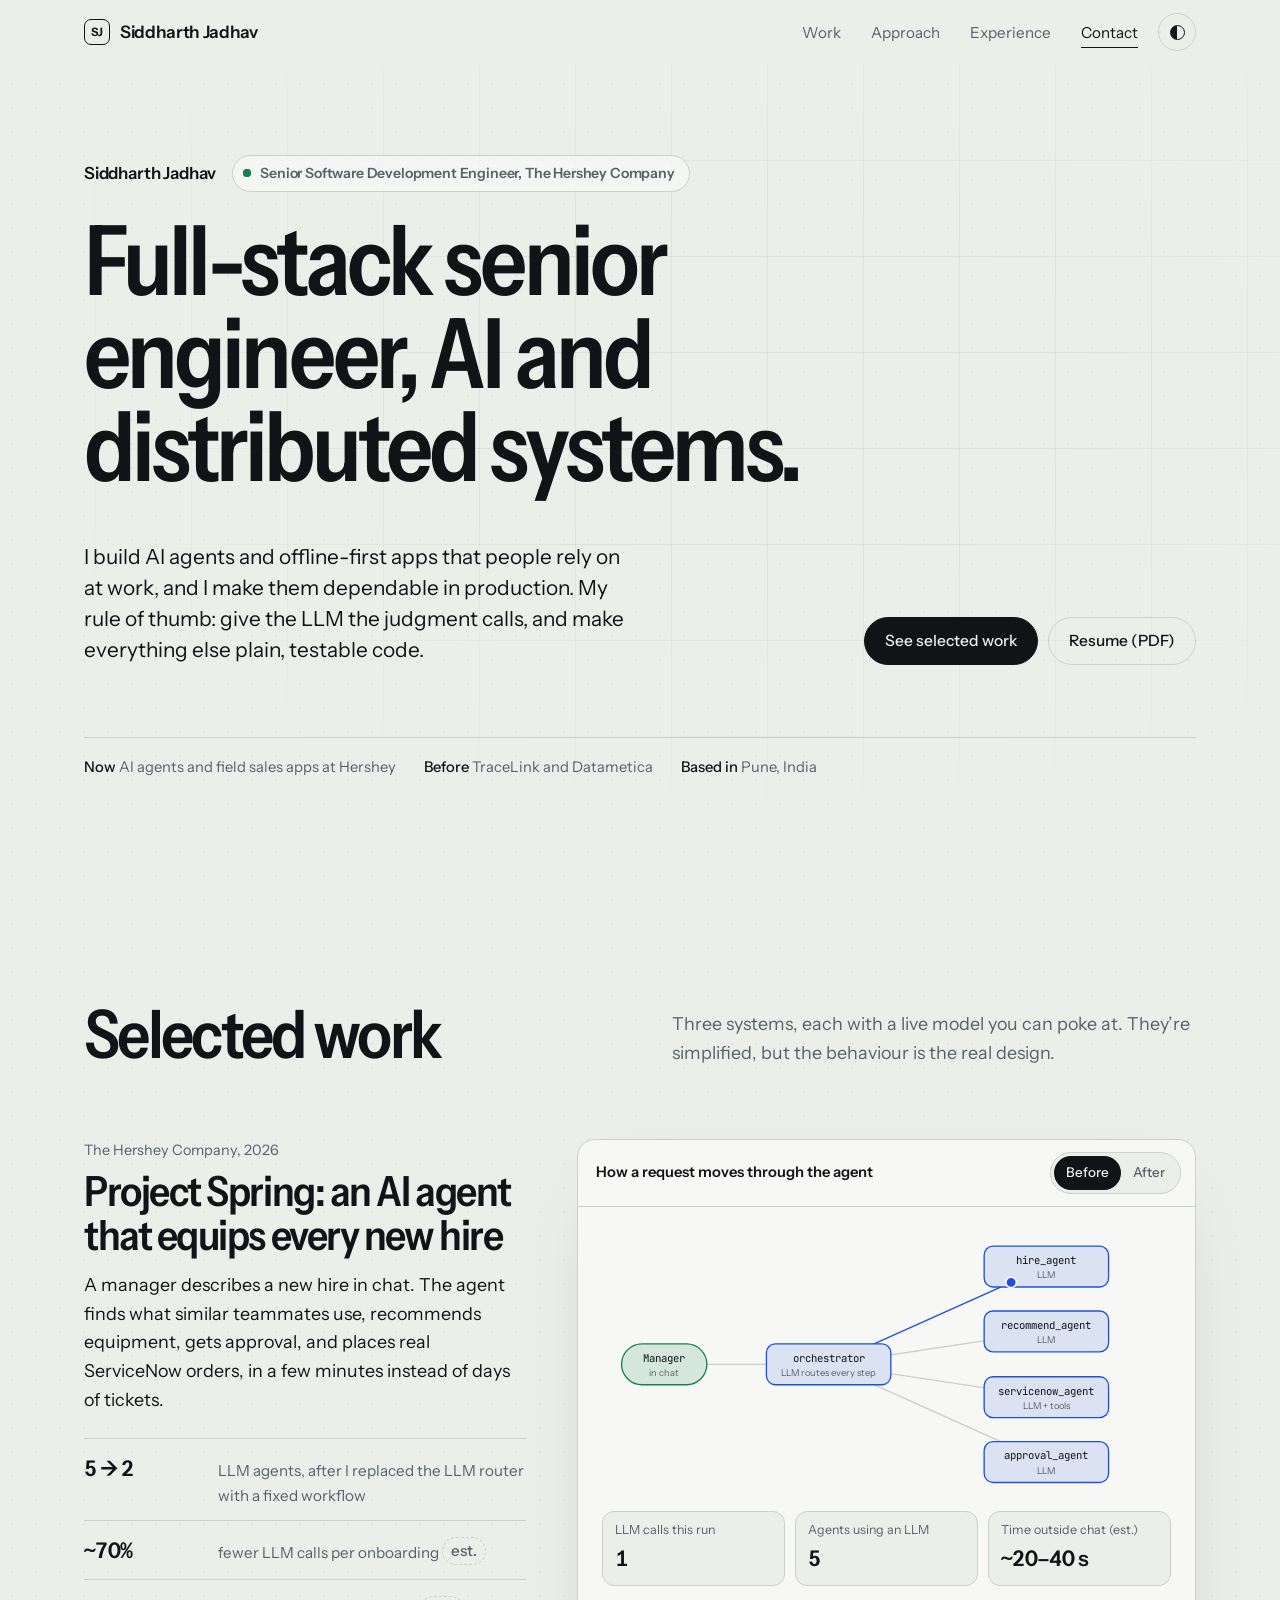
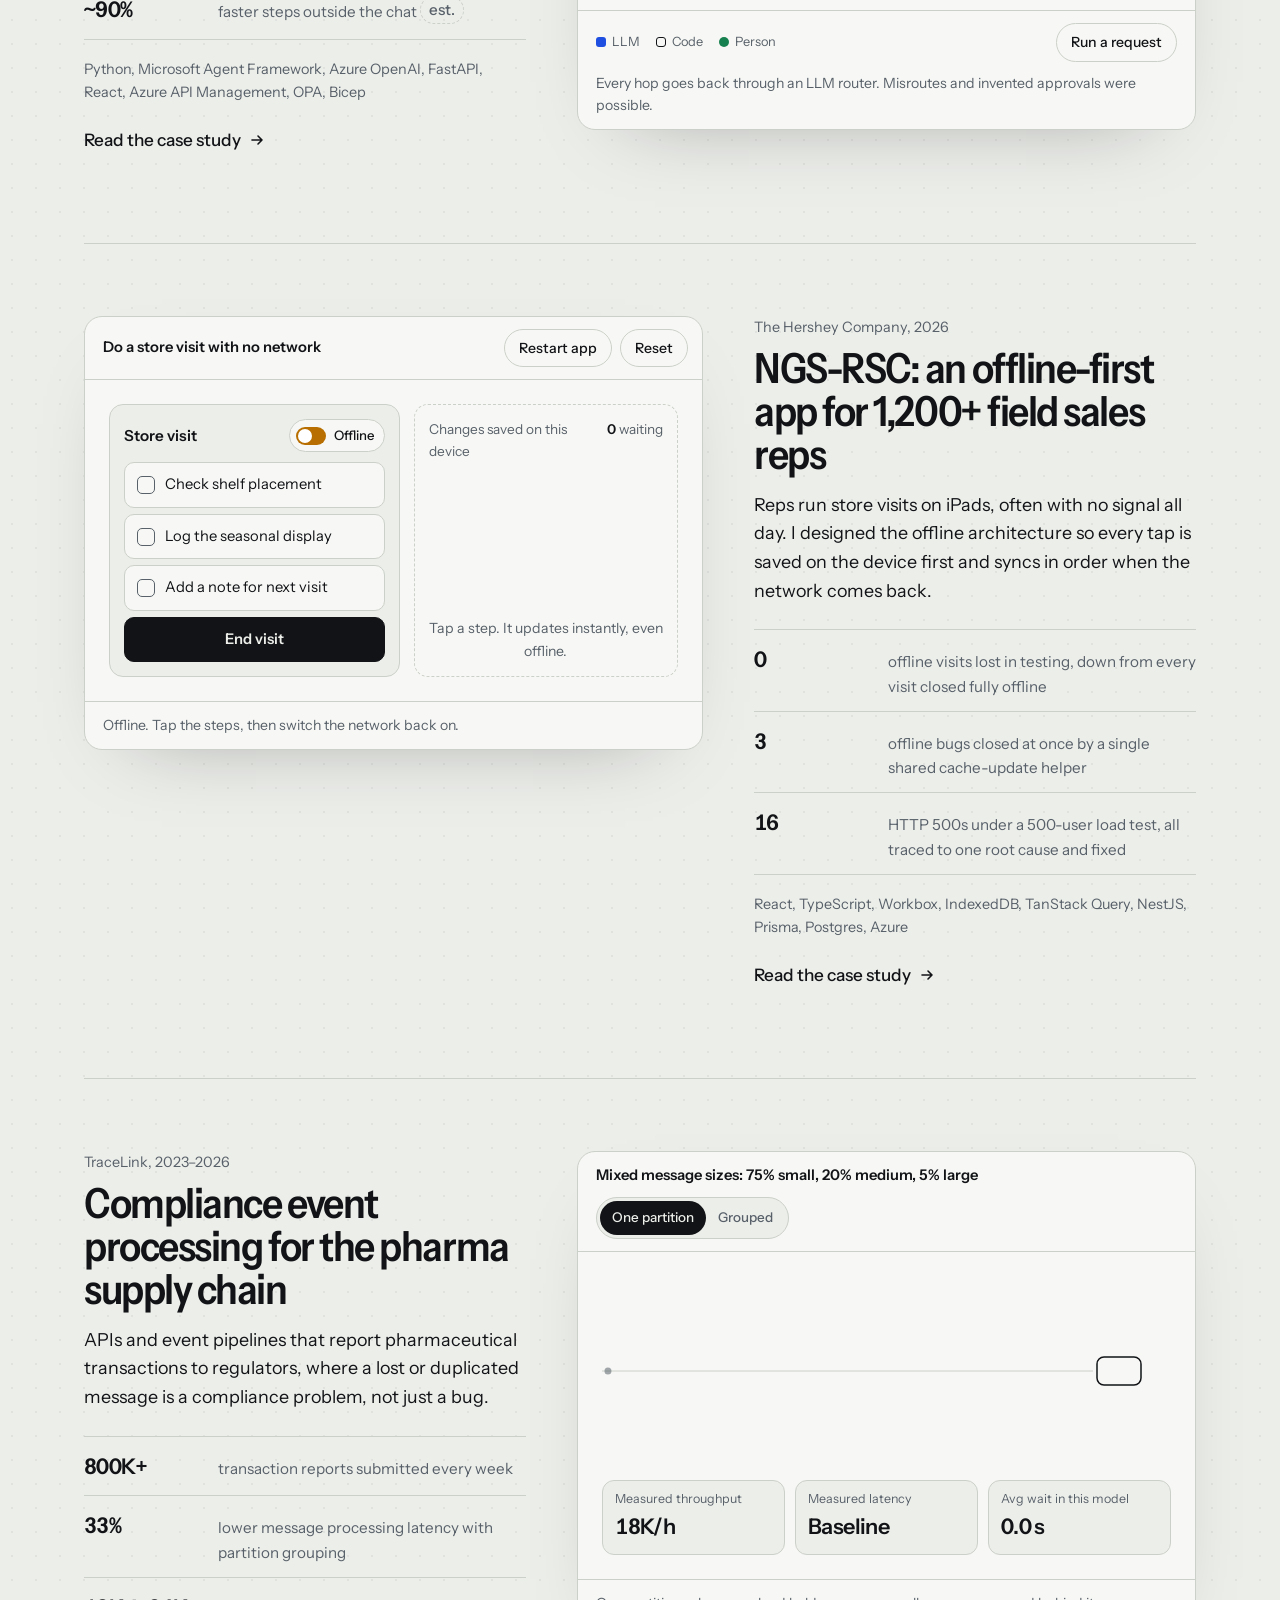
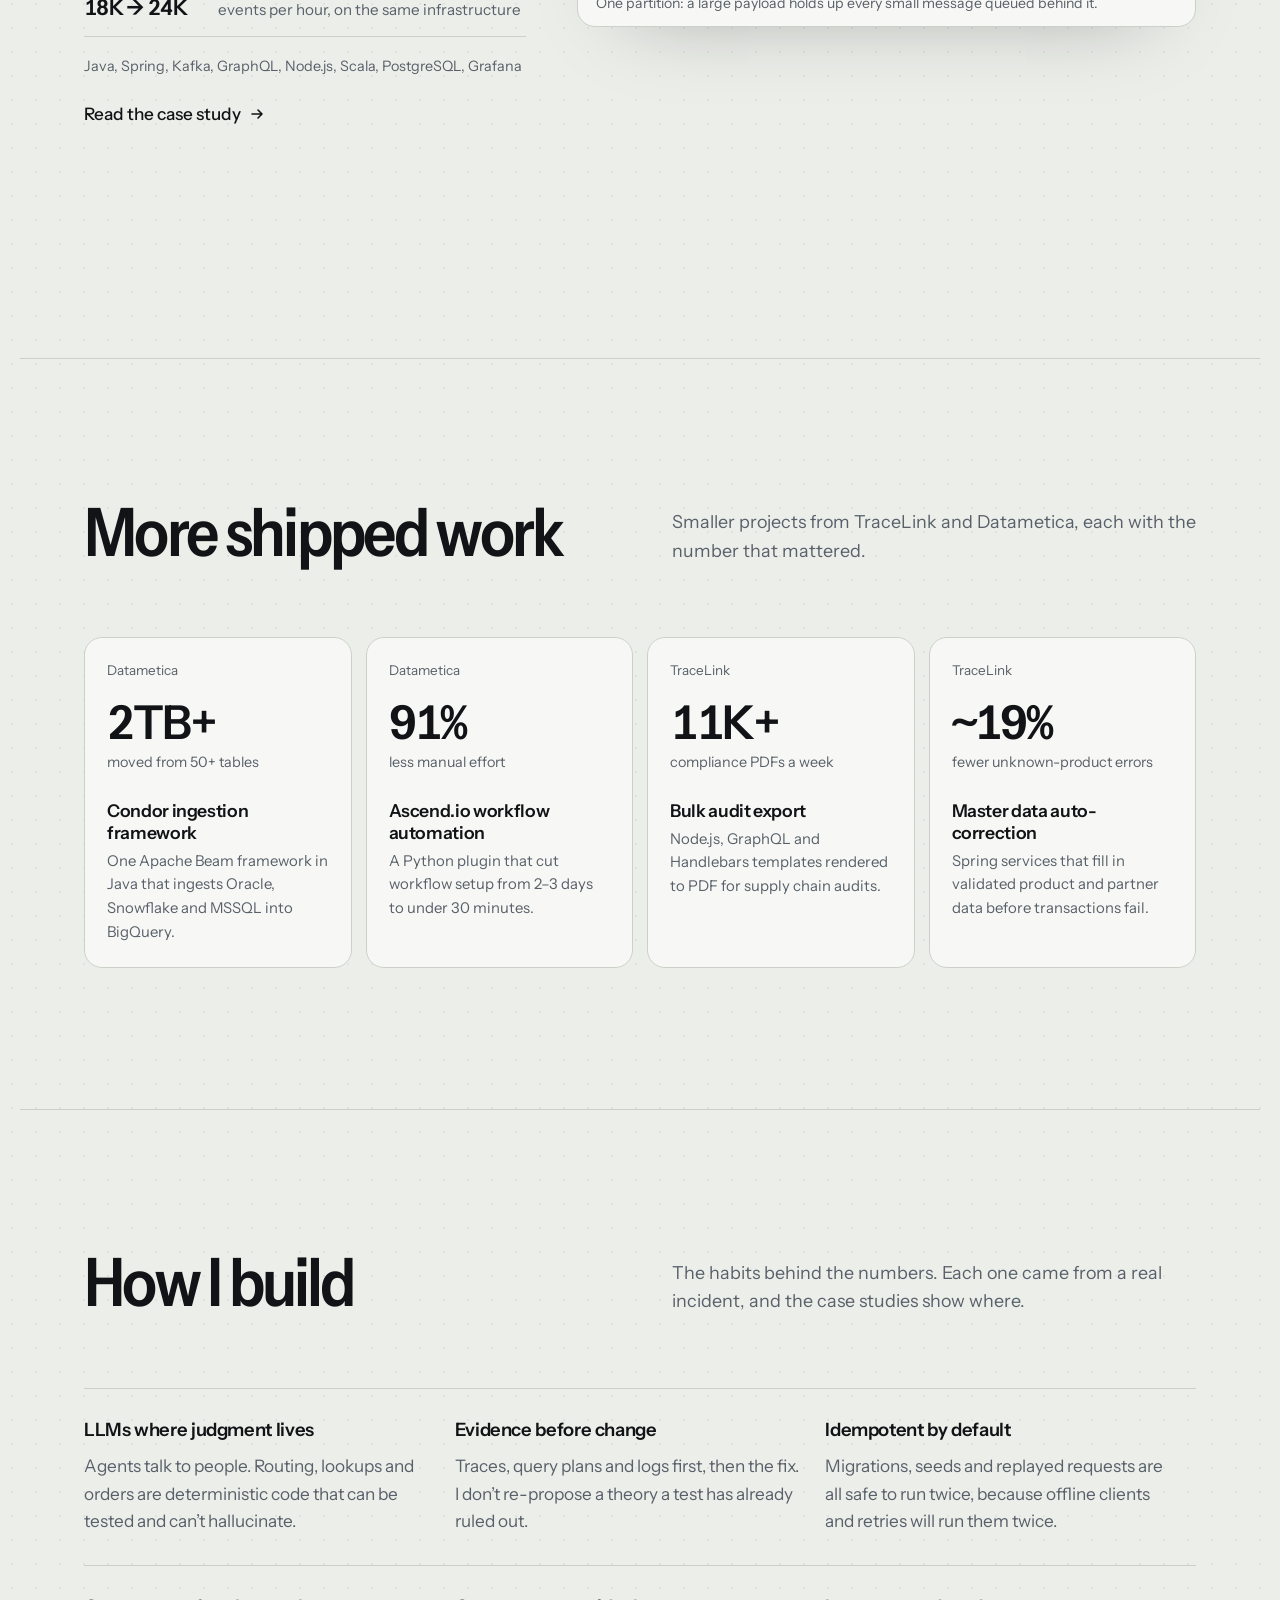
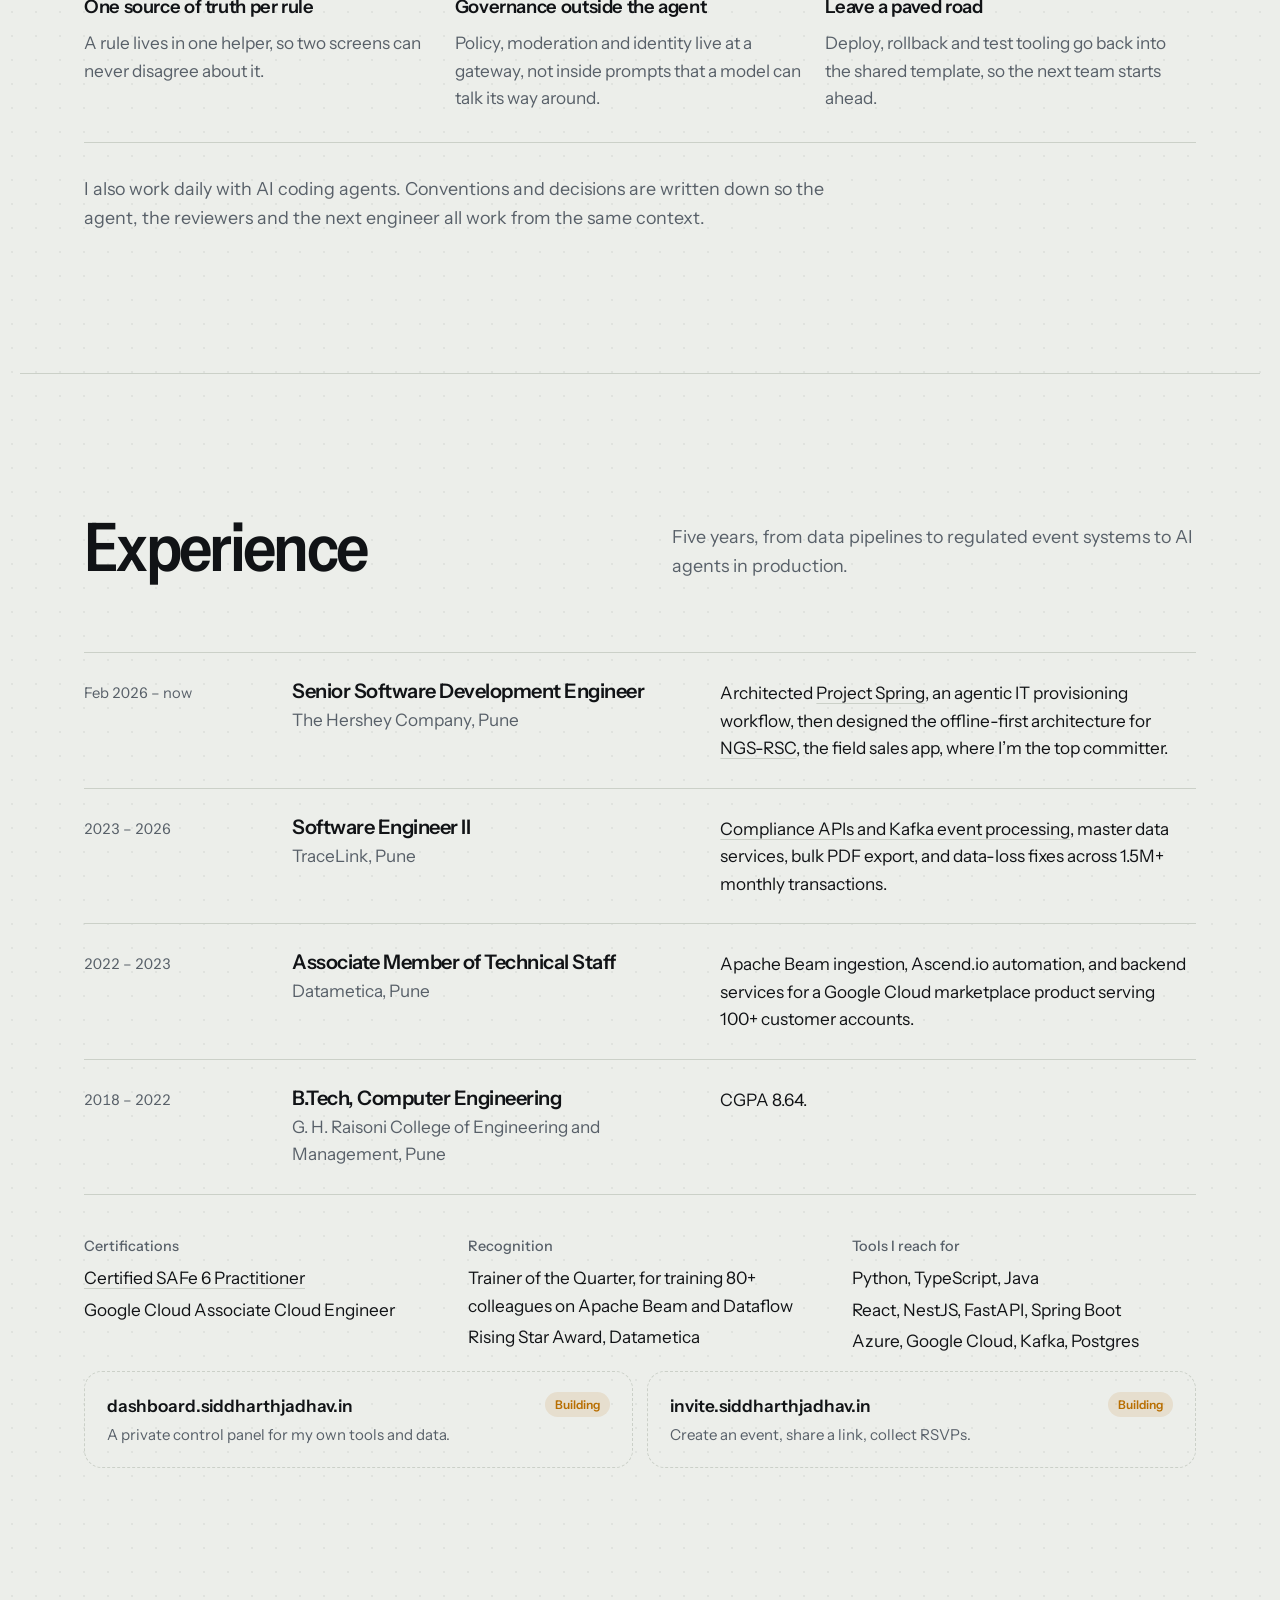
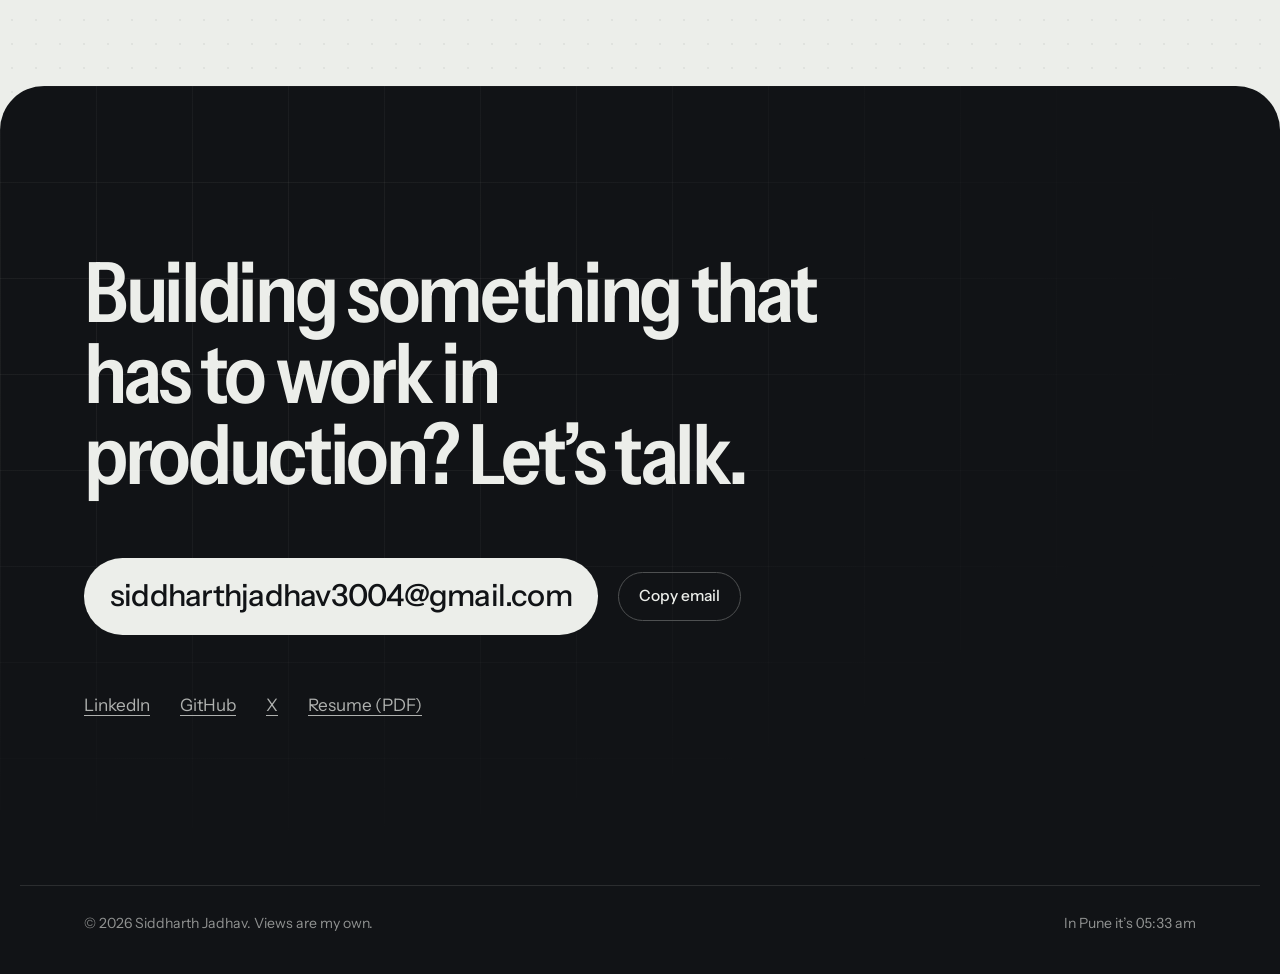
<file: index.html>
<!doctype html>
<html lang="en">
<head>
  <meta charset="utf-8">
  <meta name="viewport" content="width=device-width, initial-scale=1, viewport-fit=cover">
  <title>Siddharth Jadhav, full-stack senior engineer for AI and distributed systems</title>
  <meta name="description" content="Siddharth Jadhav is a Senior Software Development Engineer at The Hershey Company in Pune, building AI agents, offline-first apps and event-driven systems that hold up in production.">
  <meta name="theme-color" content="#ECEEEA" media="(prefers-color-scheme: light)">
  <meta name="theme-color" content="#0E1012" media="(prefers-color-scheme: dark)">
  <link rel="canonical" href="https://siddharthjadhav.in/">
  <link rel="icon" href="/favicon.svg" type="image/svg+xml">
  <meta property="og:type" content="website">
  <meta property="og:url" content="https://siddharthjadhav.in/">
  <meta property="og:title" content="Siddharth Jadhav, full-stack senior engineer">
  <meta property="og:description" content="AI agents, offline-first apps and event-driven systems that hold up in production.">
  <meta name="twitter:card" content="summary">
  <script type="application/ld+json">{"@context":"https://schema.org","@type":"Person","name":"Siddharth Jadhav","jobTitle":"Senior Software Development Engineer","worksFor":{"@type":"Organization","name":"The Hershey Company"},"address":{"@type":"PostalAddress","addressLocality":"Pune","addressCountry":"IN"},"url":"https://siddharthjadhav.in/","sameAs":["https://www.linkedin.com/in/siddharthjadhavcs","https://github.com/SiddharthJadhav99"]}</script>
  <script>document.documentElement.classList.add('js');try{const t=localStorage.getItem('theme');if(t)document.documentElement.dataset.theme=t}catch(e){}</script>
  <link rel="preconnect" href="https://fonts.googleapis.com">
  <link rel="preconnect" href="https://fonts.gstatic.com" crossorigin>
  <link href="https://fonts.googleapis.com/css2?family=Instrument+Sans:ital,wdth,wght@0,75..100,400..700;1,75..100,400..700&family=JetBrains+Mono:wght@400;500&display=swap" rel="stylesheet">
  <link rel="stylesheet" href="/styles.css">
  <script src="/main.js" defer></script>
</head>
<body>
  <a class="skip" href="#main">Skip to content</a>
  <div class="progress" aria-hidden="true"><span id="progress"></span></div>

  <header class="nav" id="nav">
    <div class="wrap nav__inner">
      <a class="nav__mark" href="/" aria-label="Siddharth Jadhav, home"><span class="nav__glyph" aria-hidden="true">SJ</span><span class="hide-sm">Siddharth Jadhav</span></a>
      <nav aria-label="Sections" data-spy>
        <ul class="nav__links">
          <li><a href="#work">Work</a></li>
          <li class="hide-sm"><a href="#principles">Approach</a></li>
          <li><a href="#experience">Experience</a></li>
          <li><a href="#contact">Contact</a></li>
        </ul>
      </nav>
      <button class="theme" id="theme" type="button" aria-label="Switch to dark theme"><span class="theme__dot" aria-hidden="true"></span></button>
    </div>
  </header>

  <main id="main">
    <section class="hero" aria-labelledby="hero-title">
      <div class="hero__grid" aria-hidden="true"></div>
      <div class="cross" aria-hidden="true" hidden><span class="cross__x"></span><span class="cross__y"></span><span class="cross__label"></span></div>
      <div class="wrap">
        <p class="hero__name">Siddharth Jadhav <span class="pill"><span class="pulse" aria-hidden="true"></span>Senior Software Development Engineer, The Hershey Company</span></p>
        <h1 class="hero__title" id="hero-title">Full-stack senior engineer, AI and distributed systems.</h1>
        <div class="hero__body">
          <p class="hero__lede">I build AI agents and offline-first apps that people rely on at work, and I make them dependable in production. My rule of thumb: give the LLM the judgment calls, and make everything else plain, testable code.</p>
          <div class="hero__actions">
            <a class="btn btn--solid" href="#work">See selected work</a>
            <a class="btn" href="/Siddharth-Jadhav-Resume.pdf" download>Resume (PDF)</a>
          </div>
        </div>
        <ul class="hero__facts">
          <li><strong>Now</strong> AI agents and field sales apps at Hershey</li>
          <li><strong>Before</strong> TraceLink and Datametica</li>
          <li><strong>Based in</strong> Pune, India</li>
        </ul>
      </div>
    </section>

    <!-- Selected work -->
    <section class="section wrap" id="work" aria-labelledby="work-title">
      <div class="section__head">
        <h2 class="section__title reveal" id="work-title">Selected work</h2>
        <p class="section__intro reveal">Three systems, each with a live model you can poke at. They’re simplified, but the behaviour is the real design.</p>
      </div>

      <!-- Project Spring -->
      <article class="feature">
        <div class="feature__text reveal">
          <p class="feature__org">The Hershey Company, 2026</p>
          <h3 class="feature__name"><a href="/work/project-spring">Project Spring: an AI agent that equips every new hire</a></h3>
          <p class="feature__sum">A manager describes a new hire in chat. The agent finds what similar teammates use, recommends equipment, gets approval, and places real ServiceNow orders, in a few minutes instead of days of tickets.</p>
          <ul class="results">
            <li><b>5 → 2</b><span>LLM agents, after I replaced the LLM router with a fixed workflow</span></li>
            <li><b>~70%</b><span>fewer LLM calls per onboarding <span class="tag tag--est">est.</span></span></li>
            <li><b>~90%</b><span>faster steps outside the chat <span class="tag tag--est">est.</span></span></li>
          </ul>
          <p class="stack">Python, Microsoft Agent Framework, Azure OpenAI, FastAPI, React, Azure API Management, OPA, Bicep</p>
          <p class="feature__link"><a class="link-arrow" href="/work/project-spring">Read the case study <svg width="16" height="16" viewBox="0 0 16 16" fill="none" aria-hidden="true"><path d="M3 8h10M9 4l4 4-4 4" stroke="currentColor" stroke-width="1.6" stroke-linecap="round" stroke-linejoin="round"/></svg></a></p>
        </div>
        <div class="demo reveal" data-demo="agent">
          <div class="demo__bar">
            <p class="demo__title">How a request moves through the agent</p>
            <div class="seg" role="group" aria-label="Architecture">
              <button type="button" data-mode="before" aria-pressed="true">Before</button>
              <button type="button" data-mode="after" aria-pressed="false">After</button>
            </div>
          </div>
          <div class="demo__body">
            <div class="graph-wrap"><svg class="graph" viewBox="0 0 640 300" role="img" aria-label="Agent workflow diagram. Before: an LLM orchestrator routes between five LLM agents. After: two LLM agents talk to the manager and four code steps do the rest."></svg></div>
            <div class="meters">
              <div class="meter"><span class="meter__k">LLM calls this run</span><span class="meter__v" data-m="calls">0</span></div>
              <div class="meter"><span class="meter__k">Agents using an LLM</span><span class="meter__v" data-m="agents">5</span></div>
              <div class="meter"><span class="meter__k">Time outside chat (est.)</span><span class="meter__v" data-m="time">–</span></div>
            </div>
          </div>
          <div class="demo__foot">
            <div class="legend"><span><i class="l-llm"></i>LLM</span><span><i class="l-code"></i>Code</span><span><i class="l-human"></i>Person</span></div>
            <button class="btn btn--sm" type="button" data-run>Run a request</button>
            <p class="demo__note" aria-live="polite"></p>
          </div>
        </div>
      </article>

      <!-- NGS-RSC -->
      <article class="feature feature--flip">
        <div class="feature__text reveal">
          <p class="feature__org">The Hershey Company, 2026</p>
          <h3 class="feature__name"><a href="/work/ngs-rsc">NGS-RSC: an offline-first app for 1,200+ field sales reps</a></h3>
          <p class="feature__sum">Reps run store visits on iPads, often with no signal all day. I designed the offline architecture so every tap is saved on the device first and syncs in order when the network comes back.</p>
          <ul class="results">
            <li><b>0</b><span>offline visits lost in testing, down from every visit closed fully offline</span></li>
            <li><b>3</b><span>offline bugs closed at once by a single shared cache-update helper</span></li>
            <li><b>16</b><span>HTTP 500s under a 500-user load test, all traced to one root cause and fixed</span></li>
          </ul>
          <p class="stack">React, TypeScript, Workbox, IndexedDB, TanStack Query, NestJS, Prisma, Postgres, Azure</p>
          <p class="feature__link"><a class="link-arrow" href="/work/ngs-rsc">Read the case study <svg width="16" height="16" viewBox="0 0 16 16" fill="none" aria-hidden="true"><path d="M3 8h10M9 4l4 4-4 4" stroke="currentColor" stroke-width="1.6" stroke-linecap="round" stroke-linejoin="round"/></svg></a></p>
        </div>
        <div class="demo reveal" data-demo="offline">
          <div class="demo__bar">
            <p class="demo__title">Do a store visit with no network</p>
            <div style="display:flex;gap:8px;flex-wrap:wrap">
              <button class="btn btn--sm" type="button" data-restart>Restart app</button>
              <button class="btn btn--sm" type="button" data-reset>Reset</button>
            </div>
          </div>
          <div class="demo__body">
            <div class="device">
              <div class="visit">
                <div class="visit__head">
                  <p class="visit__store">Store visit</p>
                  <button class="net" type="button" role="switch" aria-checked="false" aria-label="Network"><span class="net__sw" aria-hidden="true"></span><span class="net__label">Offline</span></button>
                </div>
                <ul class="tasks">
                  <li><button class="task" type="button" aria-pressed="false" data-op="shelf"><span class="task__box" aria-hidden="true"><svg width="12" height="12" viewBox="0 0 12 12" fill="none" stroke-width="2"><path d="M2.5 6.2l2.3 2.3 4.7-5"/></svg></span><span class="task__label">Check shelf placement</span></button></li>
                  <li><button class="task" type="button" aria-pressed="false" data-op="display"><span class="task__box" aria-hidden="true"><svg width="12" height="12" viewBox="0 0 12 12" fill="none" stroke-width="2"><path d="M2.5 6.2l2.3 2.3 4.7-5"/></svg></span><span class="task__label">Log the seasonal display</span></button></li>
                  <li><button class="task" type="button" aria-pressed="false" data-op="note"><span class="task__box" aria-hidden="true"><svg width="12" height="12" viewBox="0 0 12 12" fill="none" stroke-width="2"><path d="M2.5 6.2l2.3 2.3 4.7-5"/></svg></span><span class="task__label">Add a note for next visit</span></button></li>
                  <li><button class="task task--end" type="button" aria-pressed="false"><span class="task__label">End visit</span></button></li>
                </ul>
              </div>
              <div class="queue">
                <div class="queue__head"><span>Changes saved on this device</span><span><b class="queue__count">0</b> waiting</span></div>
                <ul class="queue__list" aria-live="polite"></ul>
                <p class="queue__empty">Tap a step. It updates instantly, even offline.</p>
              </div>
            </div>
          </div>
          <div class="demo__foot"><p class="demo__note" aria-live="polite">Offline. Tap the steps, then switch the network back on.</p></div>
        </div>
      </article>

      <!-- TraceLink -->
      <article class="feature">
        <div class="feature__text reveal">
          <p class="feature__org">TraceLink, 2023–2026</p>
          <h3 class="feature__name"><a href="/work/compliance-events">Compliance event processing for the pharma supply chain</a></h3>
          <p class="feature__sum">APIs and event pipelines that report pharmaceutical transactions to regulators, where a lost or duplicated message is a compliance problem, not just a bug.</p>
          <ul class="results">
            <li><b>800K+</b><span>transaction reports submitted every week</span></li>
            <li><b>33%</b><span>lower message processing latency with partition grouping</span></li>
            <li><b>18K → 24K</b><span>events per hour, on the same infrastructure</span></li>
          </ul>
          <p class="stack">Java, Spring, Kafka, GraphQL, Node.js, Scala, PostgreSQL, Grafana</p>
          <p class="feature__link"><a class="link-arrow" href="/work/compliance-events">Read the case study <svg width="16" height="16" viewBox="0 0 16 16" fill="none" aria-hidden="true"><path d="M3 8h10M9 4l4 4-4 4" stroke="currentColor" stroke-width="1.6" stroke-linecap="round" stroke-linejoin="round"/></svg></a></p>
        </div>
        <div class="demo reveal" data-demo="partitions">
          <div class="demo__bar">
            <p class="demo__title">Mixed message sizes: 75% small, 20% medium, 5% large</p>
            <div class="seg" role="group" aria-label="Partitioning">
              <button type="button" data-mode="single" aria-pressed="true">One partition</button>
              <button type="button" data-mode="grouped" aria-pressed="false">Grouped</button>
            </div>
          </div>
          <div class="demo__body">
            <canvas class="lanes" aria-label="Animation of messages queuing behind a worker. With grouping, large messages move to their own lane." role="img"></canvas>
            <div class="meters">
              <div class="meter"><span class="meter__k">Measured throughput</span><span class="meter__v" data-m="tput">18K/h</span></div>
              <div class="meter"><span class="meter__k">Measured latency</span><span class="meter__v" data-m="lat">Baseline</span></div>
              <div class="meter"><span class="meter__k">Avg wait in this model</span><span class="meter__v" data-m="wait">0.0 s</span></div>
            </div>
          </div>
          <div class="demo__foot"><p class="demo__note" aria-live="polite"></p></div>
        </div>
      </article>
    </section>

    <!-- Earlier work -->
    <section class="section wrap" aria-labelledby="earlier-title">
      <div class="section__head">
        <h2 class="section__title reveal" id="earlier-title">More shipped work</h2>
        <p class="section__intro reveal">Smaller projects from TraceLink and Datametica, each with the number that mattered.</p>
      </div>
      <ul class="cards" data-stagger>
        <li class="card reveal">
          <p class="card__org">Datametica</p>
          <p class="card__num"><span data-count="2">2</span>TB+</p>
          <p class="card__what">moved from 50+ tables</p>
          <h3 class="card__name">Condor ingestion framework</h3>
          <p class="card__text">One Apache Beam framework in Java that ingests Oracle, Snowflake and MSSQL into BigQuery.</p>
        </li>
        <li class="card reveal">
          <p class="card__org">Datametica</p>
          <p class="card__num"><span data-count="95">95</span>%</p>
          <p class="card__what">less manual effort</p>
          <h3 class="card__name">Ascend.io workflow automation</h3>
          <p class="card__text">A Python plugin that cut workflow setup from 2–3 days to under 30 minutes.</p>
        </li>
        <li class="card reveal">
          <p class="card__org">TraceLink</p>
          <p class="card__num"><span data-count="12">12</span>K+</p>
          <p class="card__what">compliance PDFs a week</p>
          <h3 class="card__name">Bulk audit export</h3>
          <p class="card__text">Node.js, GraphQL and Handlebars templates rendered to PDF for supply chain audits.</p>
        </li>
        <li class="card reveal">
          <p class="card__org">TraceLink</p>
          <p class="card__num">~<span data-count="20">20</span>%</p>
          <p class="card__what">fewer unknown-product errors</p>
          <h3 class="card__name">Master data auto-correction</h3>
          <p class="card__text">Spring services that fill in validated product and partner data before transactions fail.</p>
        </li>
      </ul>
    </section>

    <!-- Principles -->
    <section class="section wrap" id="principles" aria-labelledby="principles-title">
      <div class="section__head">
        <h2 class="section__title reveal" id="principles-title">How I build</h2>
        <p class="section__intro reveal">The habits behind the numbers. Each one came from a real incident, and the case studies show where.</p>
      </div>
      <ul class="principles" data-stagger>
        <li class="principle reveal"><h3>LLMs where judgment lives</h3><p>Agents talk to people. Routing, lookups and orders are deterministic code that can be tested and can’t hallucinate.</p></li>
        <li class="principle reveal"><h3>Evidence before change</h3><p>Traces, query plans and logs first, then the fix. I don’t re-propose a theory a test has already ruled out.</p></li>
        <li class="principle reveal"><h3>Idempotent by default</h3><p>Migrations, seeds and replayed requests are all safe to run twice, because offline clients and retries will run them twice.</p></li>
        <li class="principle reveal"><h3>One source of truth per rule</h3><p>A rule lives in one helper, so two screens can never disagree about it.</p></li>
        <li class="principle reveal"><h3>Governance outside the agent</h3><p>Policy, moderation and identity live at a gateway, not inside prompts that a model can talk its way around.</p></li>
        <li class="principle reveal"><h3>Leave a paved road</h3><p>Deploy, rollback and test tooling go back into the shared template, so the next team starts ahead.</p></li>
      </ul>
      <p class="section__intro reveal" style="margin-top:32px;max-width:62ch">I also work daily with AI coding agents. Conventions and decisions are written down so the agent, the reviewers and the next engineer all work from the same context.</p>
    </section>

    <!-- Experience -->
    <section class="section wrap" id="experience" aria-labelledby="exp-title">
      <div class="section__head">
        <h2 class="section__title reveal" id="exp-title">Experience</h2>
        <p class="section__intro reveal">Five years, from data pipelines to regulated event systems to AI agents in production.</p>
      </div>
      <ol class="jobs" data-stagger>
        <li class="job reveal">
          <p class="job__when">Feb 2026 – now</p>
          <div><h3 class="job__role">Senior Software Development Engineer</h3><p class="job__org">The Hershey Company, Pune</p></div>
          <p class="job__text">Architected <a href="/work/project-spring">Project Spring</a>, an agentic IT provisioning workflow, then designed the offline-first architecture for <a href="/work/ngs-rsc">NGS-RSC</a>, the field sales app, where I’m the top committer.</p>
        </li>
        <li class="job reveal">
          <p class="job__when">2023 – 2026</p>
          <div><h3 class="job__role">Software Engineer II</h3><p class="job__org">TraceLink, Pune</p></div>
          <p class="job__text"><a href="/work/compliance-events">Compliance APIs and Kafka event processing</a>, master data services, bulk PDF export, and data-loss fixes across 1.5M+ monthly transactions.</p>
        </li>
        <li class="job reveal">
          <p class="job__when">2022 – 2023</p>
          <div><h3 class="job__role">Associate Member of Technical Staff</h3><p class="job__org">Datametica, Pune</p></div>
          <p class="job__text">Apache Beam ingestion, Ascend.io automation, and backend services for a Google Cloud marketplace product serving 100+ customer accounts.</p>
        </li>
        <li class="job reveal">
          <p class="job__when">2018 – 2022</p>
          <div><h3 class="job__role">B.Tech, Computer Engineering</h3><p class="job__org">G. H. Raisoni College of Engineering and Management, Pune</p></div>
          <p class="job__text">CGPA 8.64.</p>
        </li>
      </ol>
      <div class="creds" data-stagger>
        <div class="reveal"><h3>Certifications</h3><ul>
          <li><a href="https://www.credly.com/badges/0607cac9-7429-40f5-8d12-6b64a082e277/public_url" target="_blank" rel="noopener">Certified SAFe 6 Practitioner</a></li>
          <li>Google Cloud Associate Cloud Engineer</li>
        </ul></div>
        <div class="reveal"><h3>Recognition</h3><ul>
          <li>Trainer of the Quarter, for training 80+ colleagues on Apache Beam and Dataflow</li>
          <li>Rising Star Award, Datametica</li>
        </ul></div>
        <div class="reveal"><h3>Tools I reach for</h3><ul>
          <li>Python, TypeScript, Java</li>
          <li>React, NestJS, FastAPI, Spring Boot</li>
          <li>Azure, Google Cloud, Kafka, Postgres</li>
        </ul></div>
      </div>
      <div class="building" data-stagger>
        <div class="build reveal"><span class="build__name">dashboard.siddharthjadhav.in</span><span class="build__text">A private control panel for my own tools and data.</span><span class="build__s">Building</span></div>
        <div class="build reveal"><span class="build__name">invite.siddharthjadhav.in</span><span class="build__text">Create an event, share a link, collect RSVPs.</span><span class="build__s">Building</span></div>
      </div>
    </section>
  </main>

  <section class="contact" id="contact" aria-labelledby="contact-title">
    <div class="wrap">
      <h2 class="contact__title reveal" id="contact-title">Building something that has to work in production? Let’s talk.</h2>
      <div class="contact__row reveal">
        <a class="contact__email" id="email" href="mailto:siddharthjadhav3004@gmail.com">siddharthjadhav3004@gmail.com</a>
        <button class="btn" id="copy" type="button">Copy email</button>
      </div>
      <ul class="contact__links reveal">
        <li><a href="https://www.linkedin.com/in/siddharthjadhavcs" target="_blank" rel="noopener">LinkedIn</a></li>
        <li><a href="https://github.com/SiddharthJadhav99" target="_blank" rel="noopener">GitHub</a></li>
        <li><a href="https://x.com/siddharth_png" target="_blank" rel="noopener">X</a></li>
        <li><a href="/Siddharth-Jadhav-Resume.pdf" download>Resume (PDF)</a></li>
      </ul>
    </div>
  </section>
  <footer class="footer"><div class="wrap"><p>© <span class="year">2026</span> Siddharth Jadhav. Views are my own.</p><p>In Pune it’s <time id="clock">--:--</time></p></div></footer>
</body>
</html>
</file>
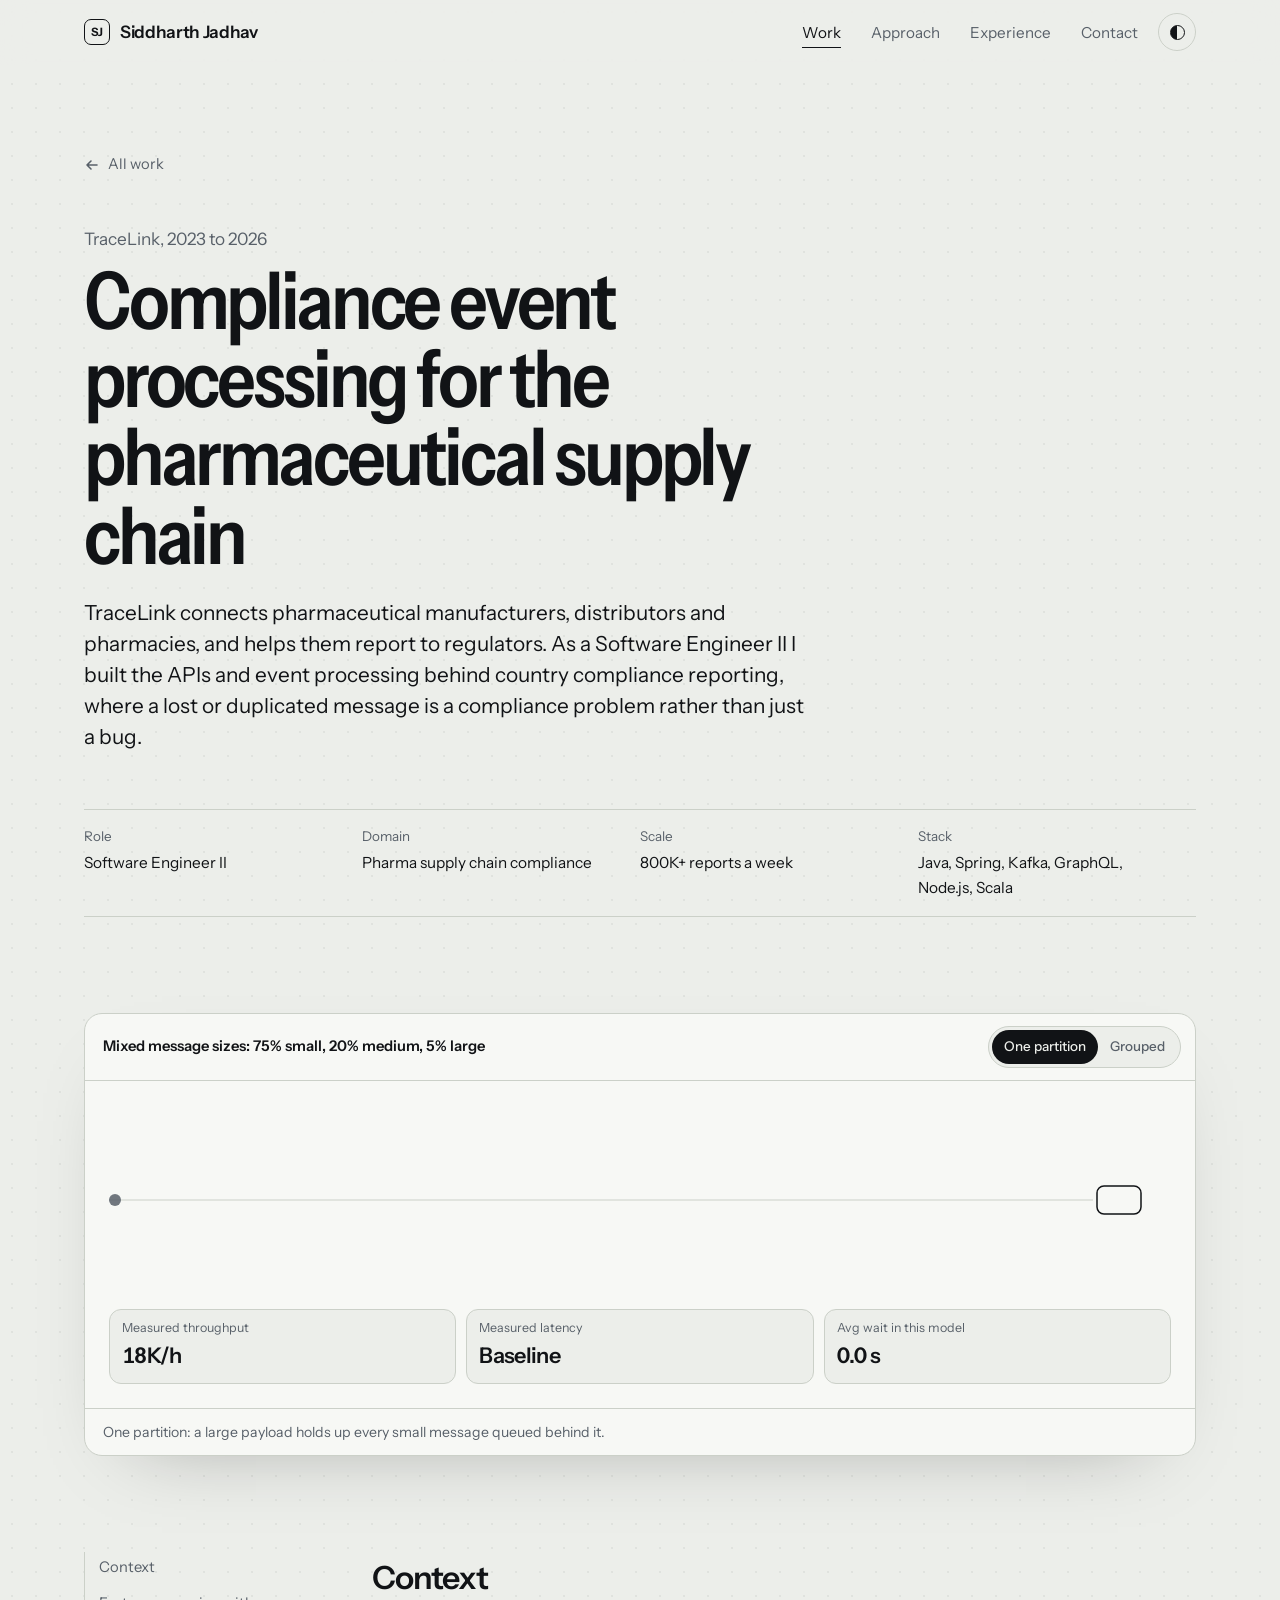
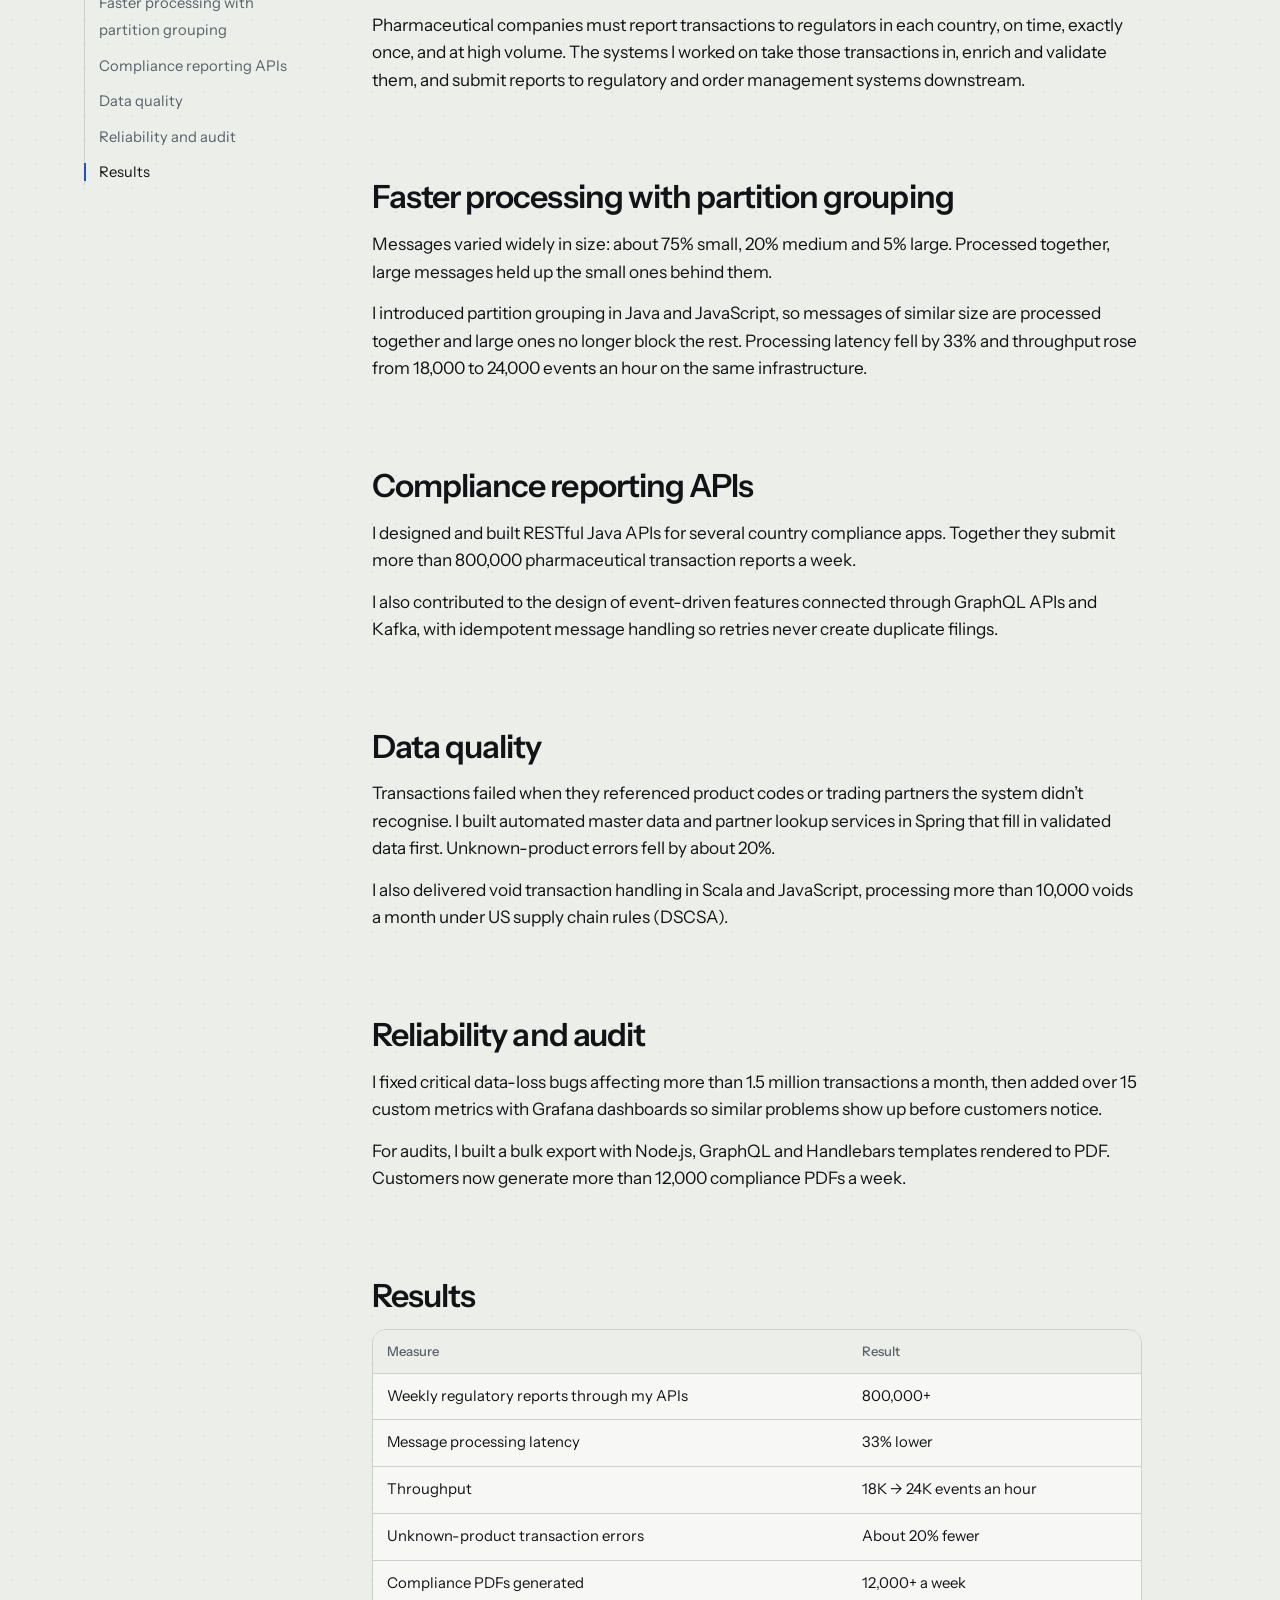
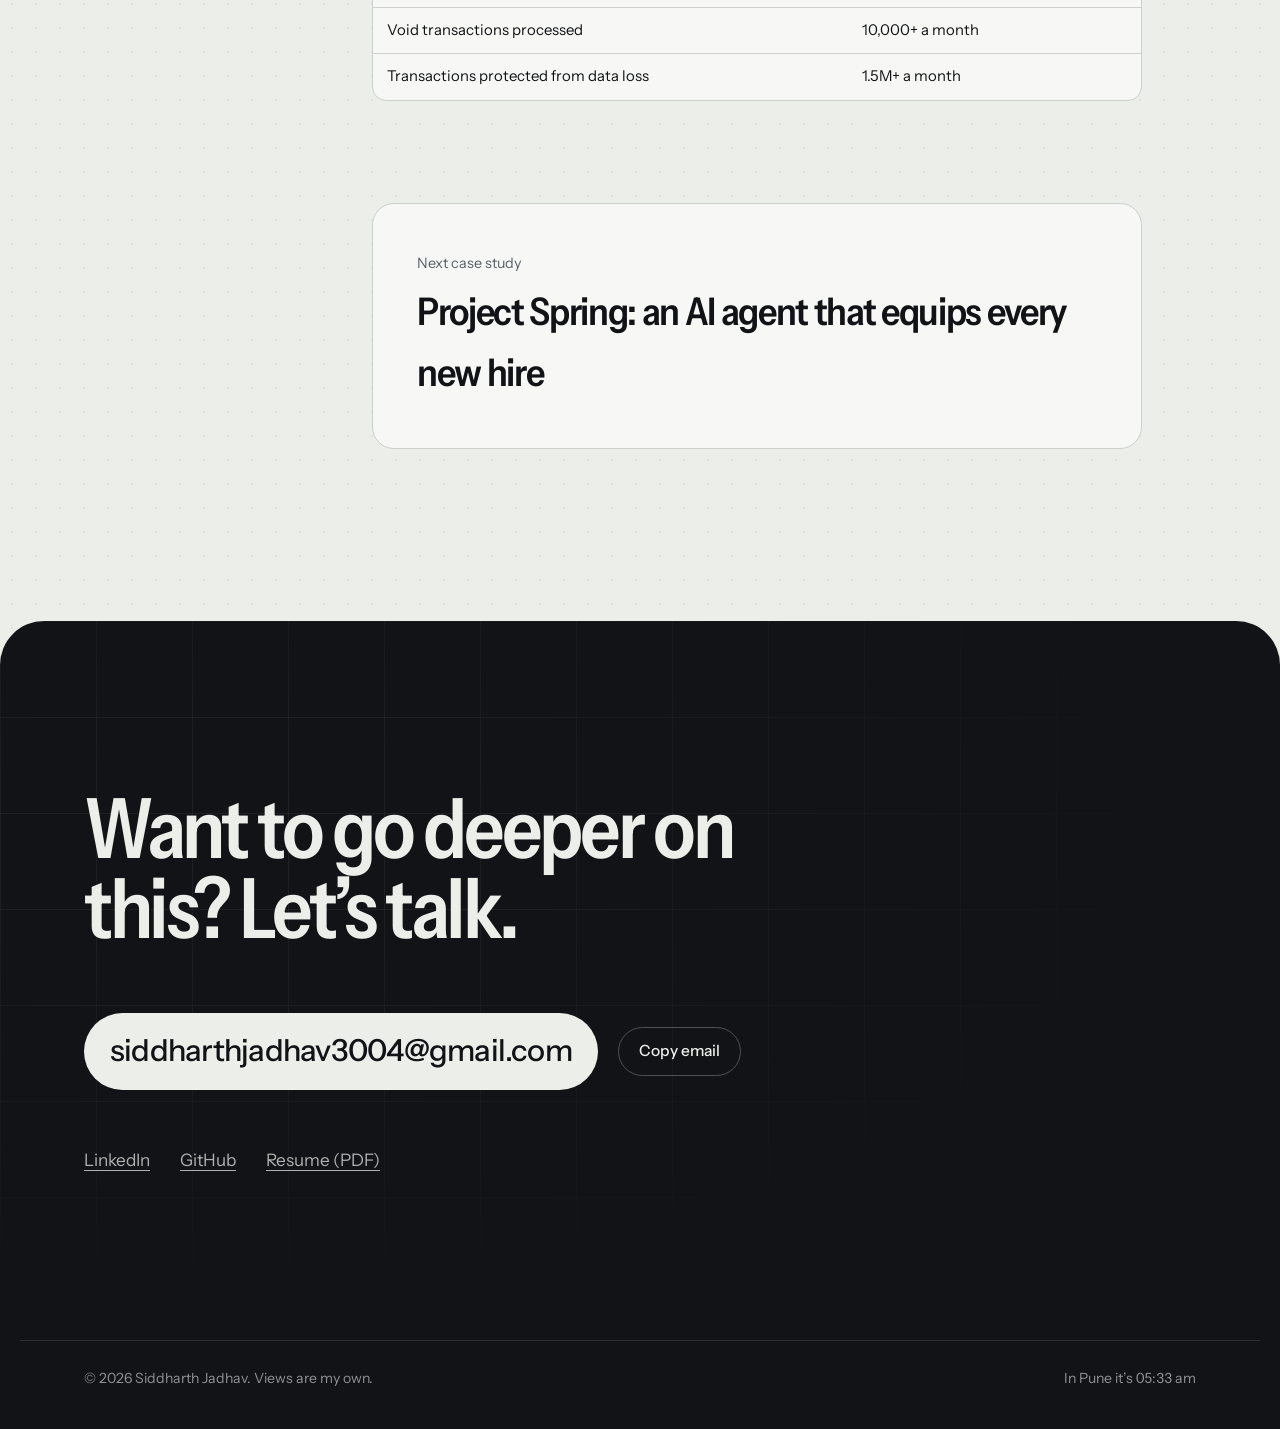
<file: work/compliance-events.html>
<!doctype html>
<html lang="en">
<head>
  <meta charset="utf-8">
  <meta name="viewport" content="width=device-width, initial-scale=1, viewport-fit=cover">
  <title>Compliance event processing, Siddharth Jadhav</title>
  <meta name="description" content="Siddharth Jadhav’s work at TraceLink on compliance APIs and Kafka event processing for the pharmaceutical supply chain.">
  <meta name="theme-color" content="#ECEEEA" media="(prefers-color-scheme: light)">
  <meta name="theme-color" content="#0E1012" media="(prefers-color-scheme: dark)">
  <link rel="canonical" href="https://siddharthjadhav.in/work/compliance-events">
  <link rel="icon" href="/favicon.svg" type="image/svg+xml">
  <meta property="og:type" content="article">
  <meta property="og:url" content="https://siddharthjadhav.in/work/compliance-events">
  <meta property="og:title" content="Compliance event processing">
  <meta property="og:description" content="Siddharth Jadhav’s work at TraceLink on compliance APIs and Kafka event processing for the pharmaceutical supply chain.">
  <meta name="twitter:card" content="summary">
  <script>document.documentElement.classList.add('js');try{const t=localStorage.getItem('theme');if(t)document.documentElement.dataset.theme=t}catch(e){}</script>
  <link rel="preconnect" href="https://fonts.googleapis.com">
  <link rel="preconnect" href="https://fonts.gstatic.com" crossorigin>
  <link href="https://fonts.googleapis.com/css2?family=Instrument+Sans:ital,wdth,wght@0,75..100,400..700;1,75..100,400..700&family=JetBrains+Mono:wght@400;500&display=swap" rel="stylesheet">
  <link rel="stylesheet" href="/styles.css">
  <script src="/main.js" defer></script>
</head>
<body>
  <a class="skip" href="#main">Skip to content</a>
  <div class="progress" aria-hidden="true"><span id="progress"></span></div>
  <header class="nav" id="nav">
    <div class="wrap nav__inner">
      <a class="nav__mark" href="/" aria-label="Siddharth Jadhav, home"><span class="nav__glyph" aria-hidden="true">SJ</span><span class="hide-sm">Siddharth Jadhav</span></a>
      <nav aria-label="Site">
        <ul class="nav__links">
          <li><a href="/#work" aria-current="true">Work</a></li>
          <li class="hide-sm"><a href="/#principles">Approach</a></li>
          <li><a href="/#experience">Experience</a></li>
          <li><a href="/#contact">Contact</a></li>
        </ul>
      </nav>
      <button class="theme" id="theme" type="button" aria-label="Switch to dark theme"><span class="theme__dot" aria-hidden="true"></span></button>
    </div>
  </header>
  <main id="main">
    <header class="cs-hero wrap">
      <a class="back" href="/#work"><svg width="16" height="16" viewBox="0 0 16 16" fill="none" aria-hidden="true"><path d="M13 8H3M7 4L3 8l4 4" stroke="currentColor" stroke-width="1.6" stroke-linecap="round" stroke-linejoin="round"/></svg> All work</a>
      <p class="cs-kicker">TraceLink, 2023 to 2026</p>
      <h1 class="cs-title">Compliance event processing for the pharmaceutical supply chain</h1>
      <p class="cs-lede">TraceLink connects pharmaceutical manufacturers, distributors and pharmacies, and helps them report to regulators. As a Software Engineer II I built the APIs and event processing behind country compliance reporting, where a lost or duplicated message is a compliance problem rather than just a bug.</p>
      <dl class="facts"><div><dt>Role</dt><dd>Software Engineer II</dd></div><div><dt>Domain</dt><dd>Pharma supply chain compliance</dd></div><div><dt>Scale</dt><dd>800K+ reports a week</dd></div><div><dt>Stack</dt><dd>Java, Spring, Kafka, GraphQL, Node.js, Scala</dd></div></dl>
    </header>
    <div class="wrap cs-demo"><div class="demo" data-demo="partitions">
          <div class="demo__bar">
            <p class="demo__title">Mixed message sizes: 75% small, 20% medium, 5% large</p>
            <div class="seg" role="group" aria-label="Partitioning">
              <button type="button" data-mode="single" aria-pressed="true">One partition</button>
              <button type="button" data-mode="grouped" aria-pressed="false">Grouped</button>
            </div>
          </div>
          <div class="demo__body">
            <canvas class="lanes" aria-label="Animation of messages queuing behind a worker. With grouping, large messages move to their own lane." role="img"></canvas>
            <div class="meters">
              <div class="meter"><span class="meter__k">Measured throughput</span><span class="meter__v" data-m="tput">18K/h</span></div>
              <div class="meter"><span class="meter__k">Measured latency</span><span class="meter__v" data-m="lat">Baseline</span></div>
              <div class="meter"><span class="meter__k">Avg wait in this model</span><span class="meter__v" data-m="wait">0.0 s</span></div>
            </div>
          </div>
          <div class="demo__foot"><p class="demo__note" aria-live="polite"></p></div>
        </div></div>
    <div class="wrap cs-body">
      <nav class="toc" aria-label="On this page" data-spy><ol><li><a href="#context">Context</a></li><li><a href="#latency">Faster processing with partition grouping</a></li><li><a href="#apis">Compliance reporting APIs</a></li><li><a href="#quality">Data quality</a></li><li><a href="#reliability">Reliability and audit</a></li><li><a href="#results">Results</a></li></ol></nav>
      <div class="prose"><section id="context" aria-labelledby="context-h"><h2 id="context-h">Context</h2><p>Pharmaceutical companies must report transactions to regulators in each country, on time, exactly once, and at high volume. The systems I worked on take those transactions in, enrich and validate them, and submit reports to regulatory and order management systems downstream.</p></section><section id="latency" aria-labelledby="latency-h"><h2 id="latency-h">Faster processing with partition grouping</h2><p>Messages varied widely in size: about 75% small, 20% medium and 5% large. Processed together, large messages held up the small ones behind them.</p>
<p>I introduced partition grouping in Java and JavaScript, so messages of similar size are processed together and large ones no longer block the rest. Processing latency fell by 33% and throughput rose from 18,000 to 24,000 events an hour on the same infrastructure.</p></section><section id="apis" aria-labelledby="apis-h"><h2 id="apis-h">Compliance reporting APIs</h2><p>I designed and built RESTful Java APIs for several country compliance apps. Together they submit more than 800,000 pharmaceutical transaction reports a week.</p>
<p>I also contributed to the design of event-driven features connected through GraphQL APIs and Kafka, with idempotent message handling so retries never create duplicate filings.</p></section><section id="quality" aria-labelledby="quality-h"><h2 id="quality-h">Data quality</h2><p>Transactions failed when they referenced product codes or trading partners the system didn’t recognise. I built automated master data and partner lookup services in Spring that fill in validated data first. Unknown-product errors fell by about 20%.</p>
<p>I also delivered void transaction handling in Scala and JavaScript, processing more than 10,000 voids a month under US supply chain rules (DSCSA).</p></section><section id="reliability" aria-labelledby="reliability-h"><h2 id="reliability-h">Reliability and audit</h2><p>I fixed critical data-loss bugs affecting more than 1.5 million transactions a month, then added over 15 custom metrics with Grafana dashboards so similar problems show up before customers notice.</p>
<p>For audits, I built a bulk export with Node.js, GraphQL and Handlebars templates rendered to PDF. Customers now generate more than 12,000 compliance PDFs a week.</p></section><section id="results" aria-labelledby="results-h"><h2 id="results-h">Results</h2><div class="table-wrap"><table><thead><tr><th scope="col">Measure</th><th scope="col">Result</th></tr></thead><tbody><tr><td>Weekly regulatory reports through my APIs</td><td>800,000+</td></tr><tr><td>Message processing latency</td><td>33% lower</td></tr><tr><td>Throughput</td><td>18K → 24K events an hour</td></tr><tr><td>Unknown-product transaction errors</td><td>About 20% fewer</td></tr><tr><td>Compliance PDFs generated</td><td>12,000+ a week</td></tr><tr><td>Void transactions processed</td><td>10,000+ a month</td></tr><tr><td>Transactions protected from data loss</td><td>1.5M+ a month</td></tr></tbody></table></div></section>
        <a class="next" href="/work/project-spring"><small>Next case study</small><span>Project Spring: an AI agent that equips every new hire</span></a>
      </div>
    </div>
  </main>
  <section class="contact" id="contact" aria-labelledby="contact-title">
    <div class="wrap">
      <h2 class="contact__title" id="contact-title">Want to go deeper on this? Let’s talk.</h2>
      <div class="contact__row">
        <a class="contact__email" id="email" href="mailto:siddharthjadhav3004@gmail.com">siddharthjadhav3004@gmail.com</a>
        <button class="btn" id="copy" type="button">Copy email</button>
      </div>
      <ul class="contact__links">
        <li><a href="https://www.linkedin.com/in/siddharthjadhavcs" target="_blank" rel="noopener">LinkedIn</a></li>
        <li><a href="https://github.com/SiddharthJadhav99" target="_blank" rel="noopener">GitHub</a></li>
        <li><a href="/Siddharth-Jadhav-Resume.pdf" download>Resume (PDF)</a></li>
      </ul>
    </div>
  </section>
  <footer class="footer"><div class="wrap"><p>© <span class="year">2026</span> Siddharth Jadhav. Views are my own.</p><p>In Pune it’s <time id="clock">--:--</time></p></div></footer>
</body>
</html>
</file>
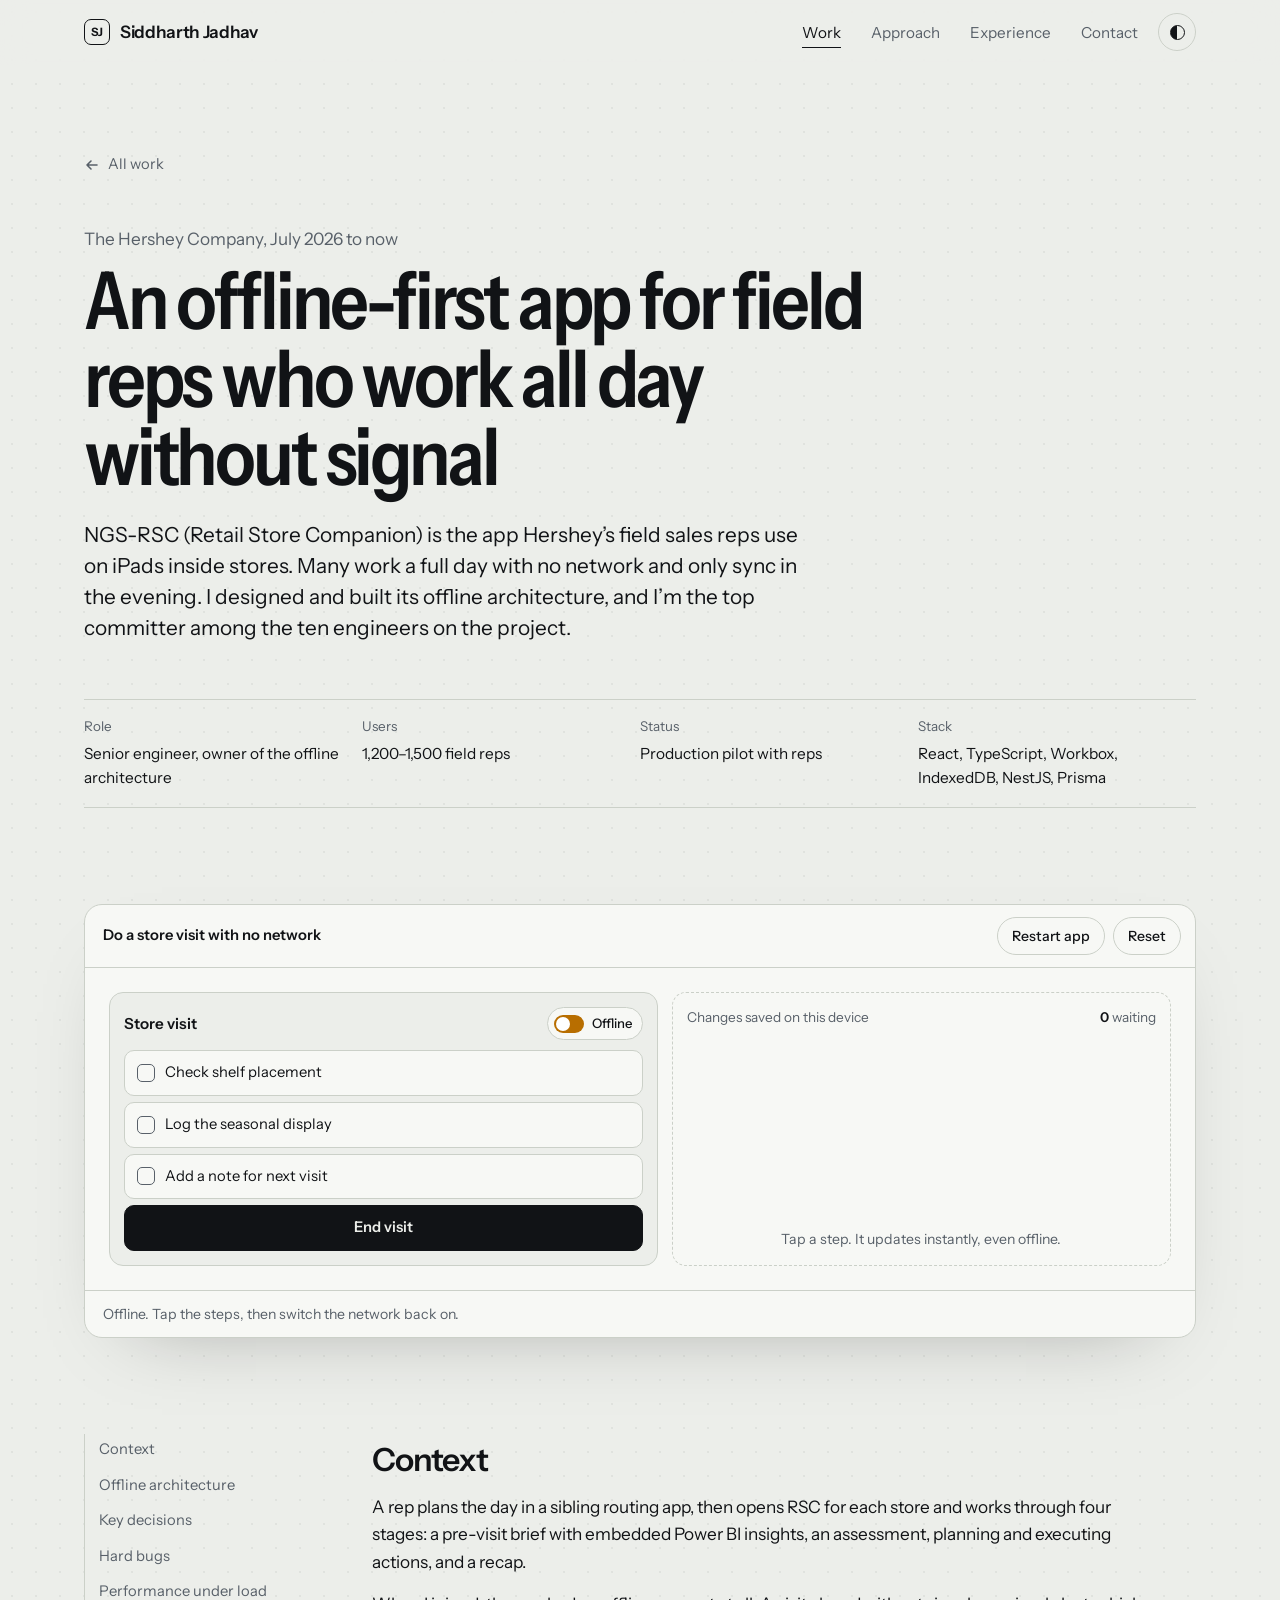
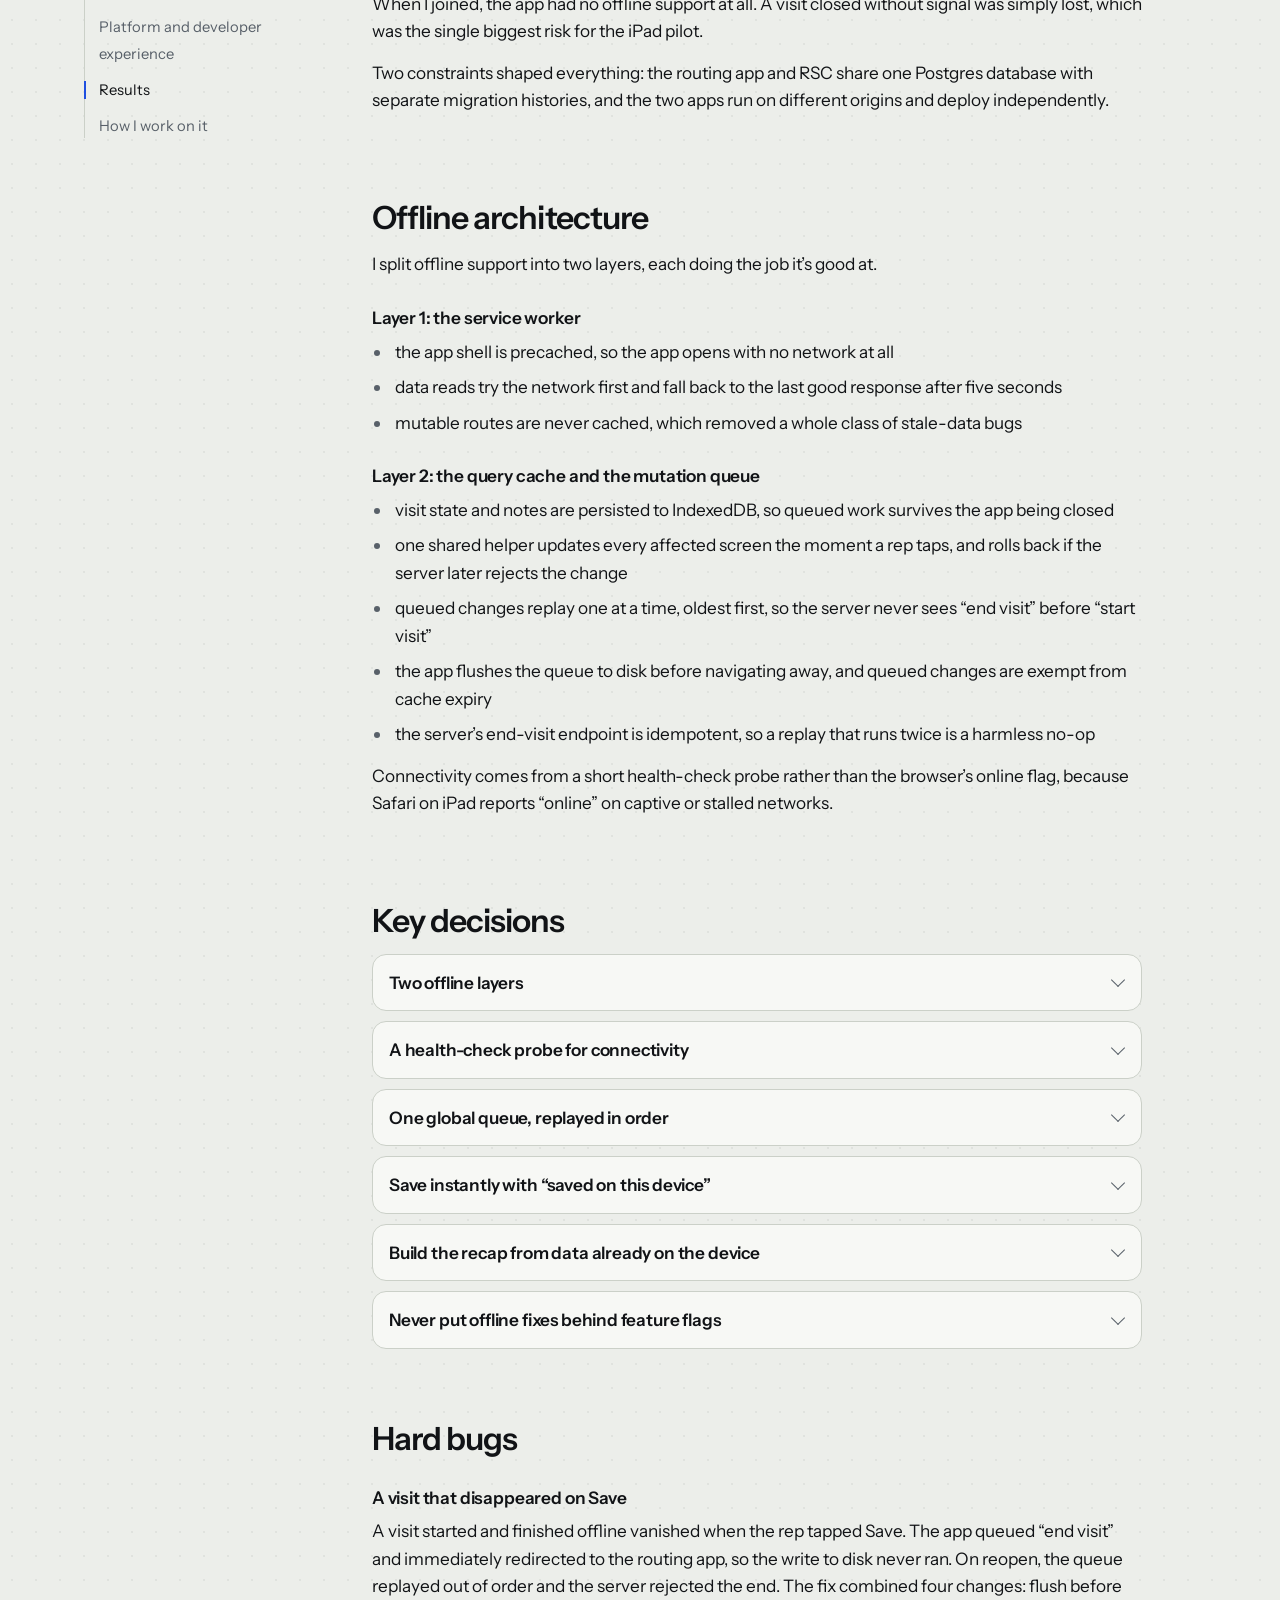
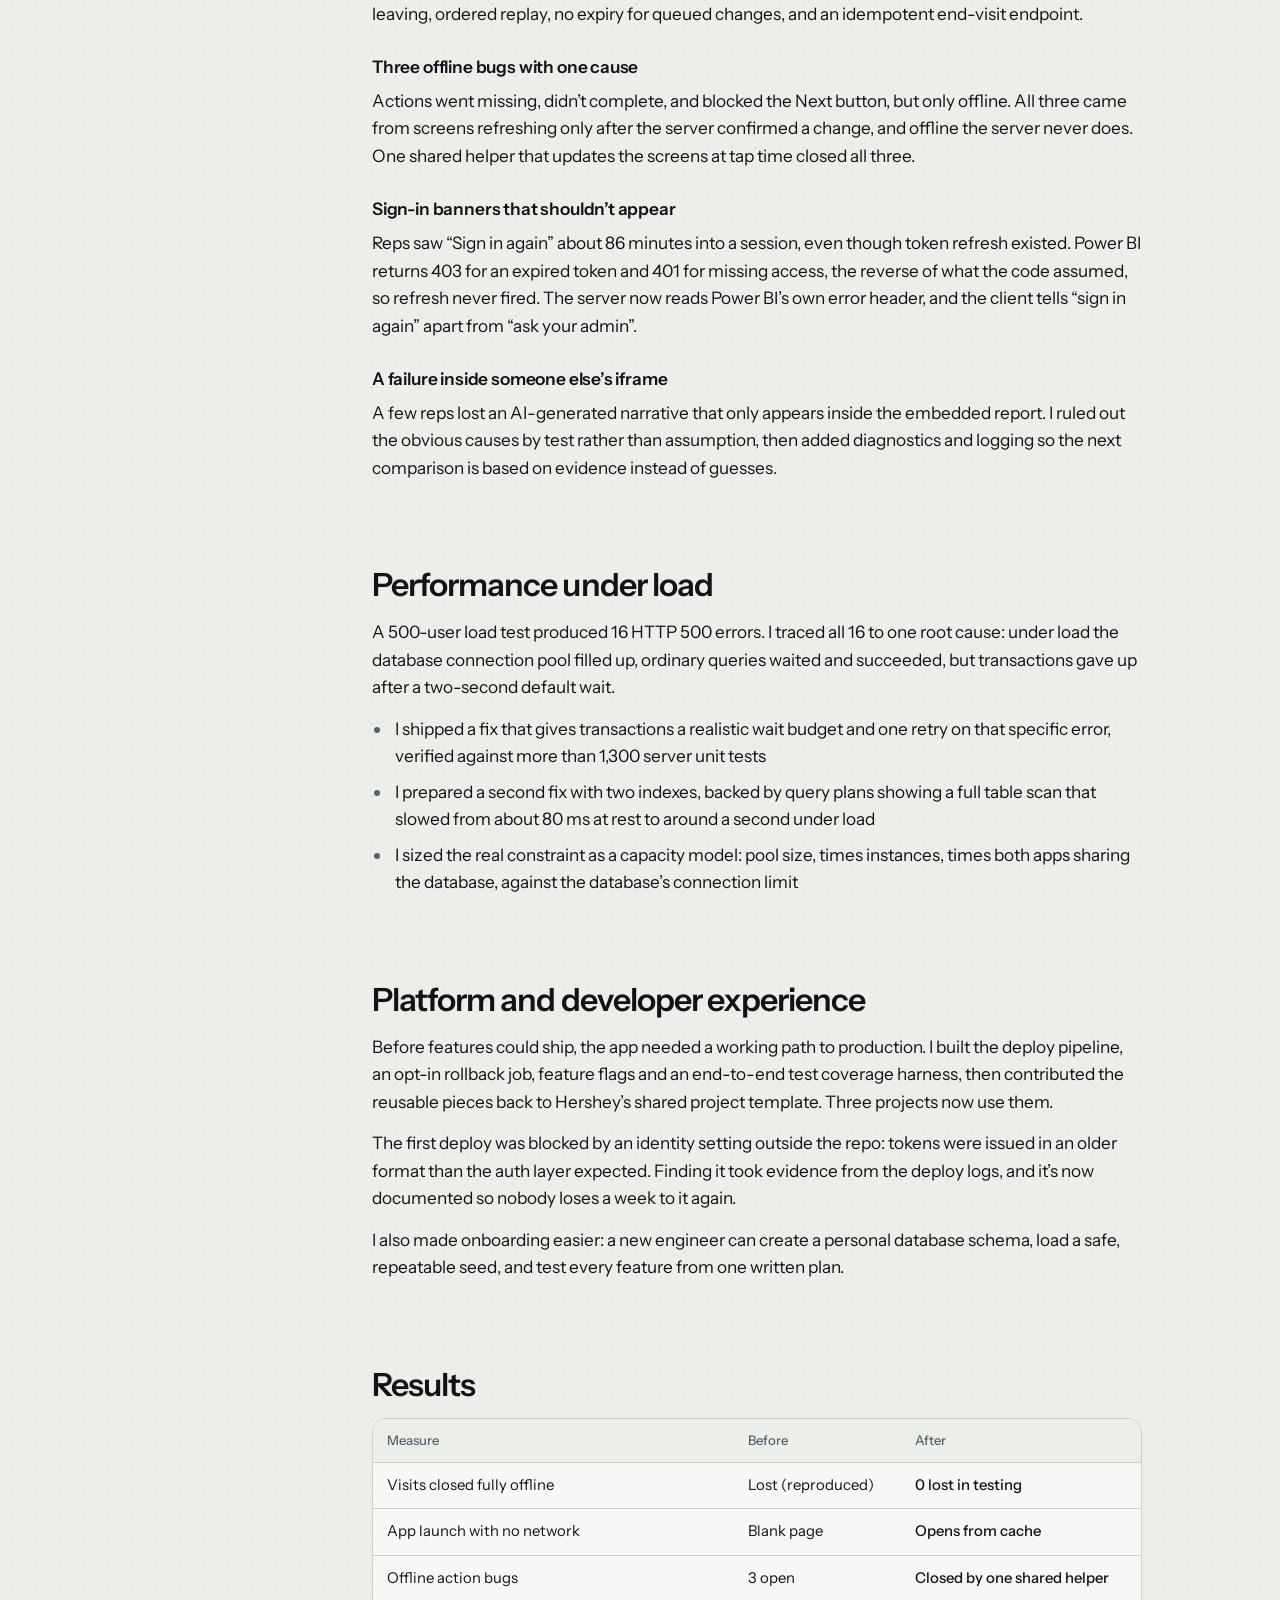
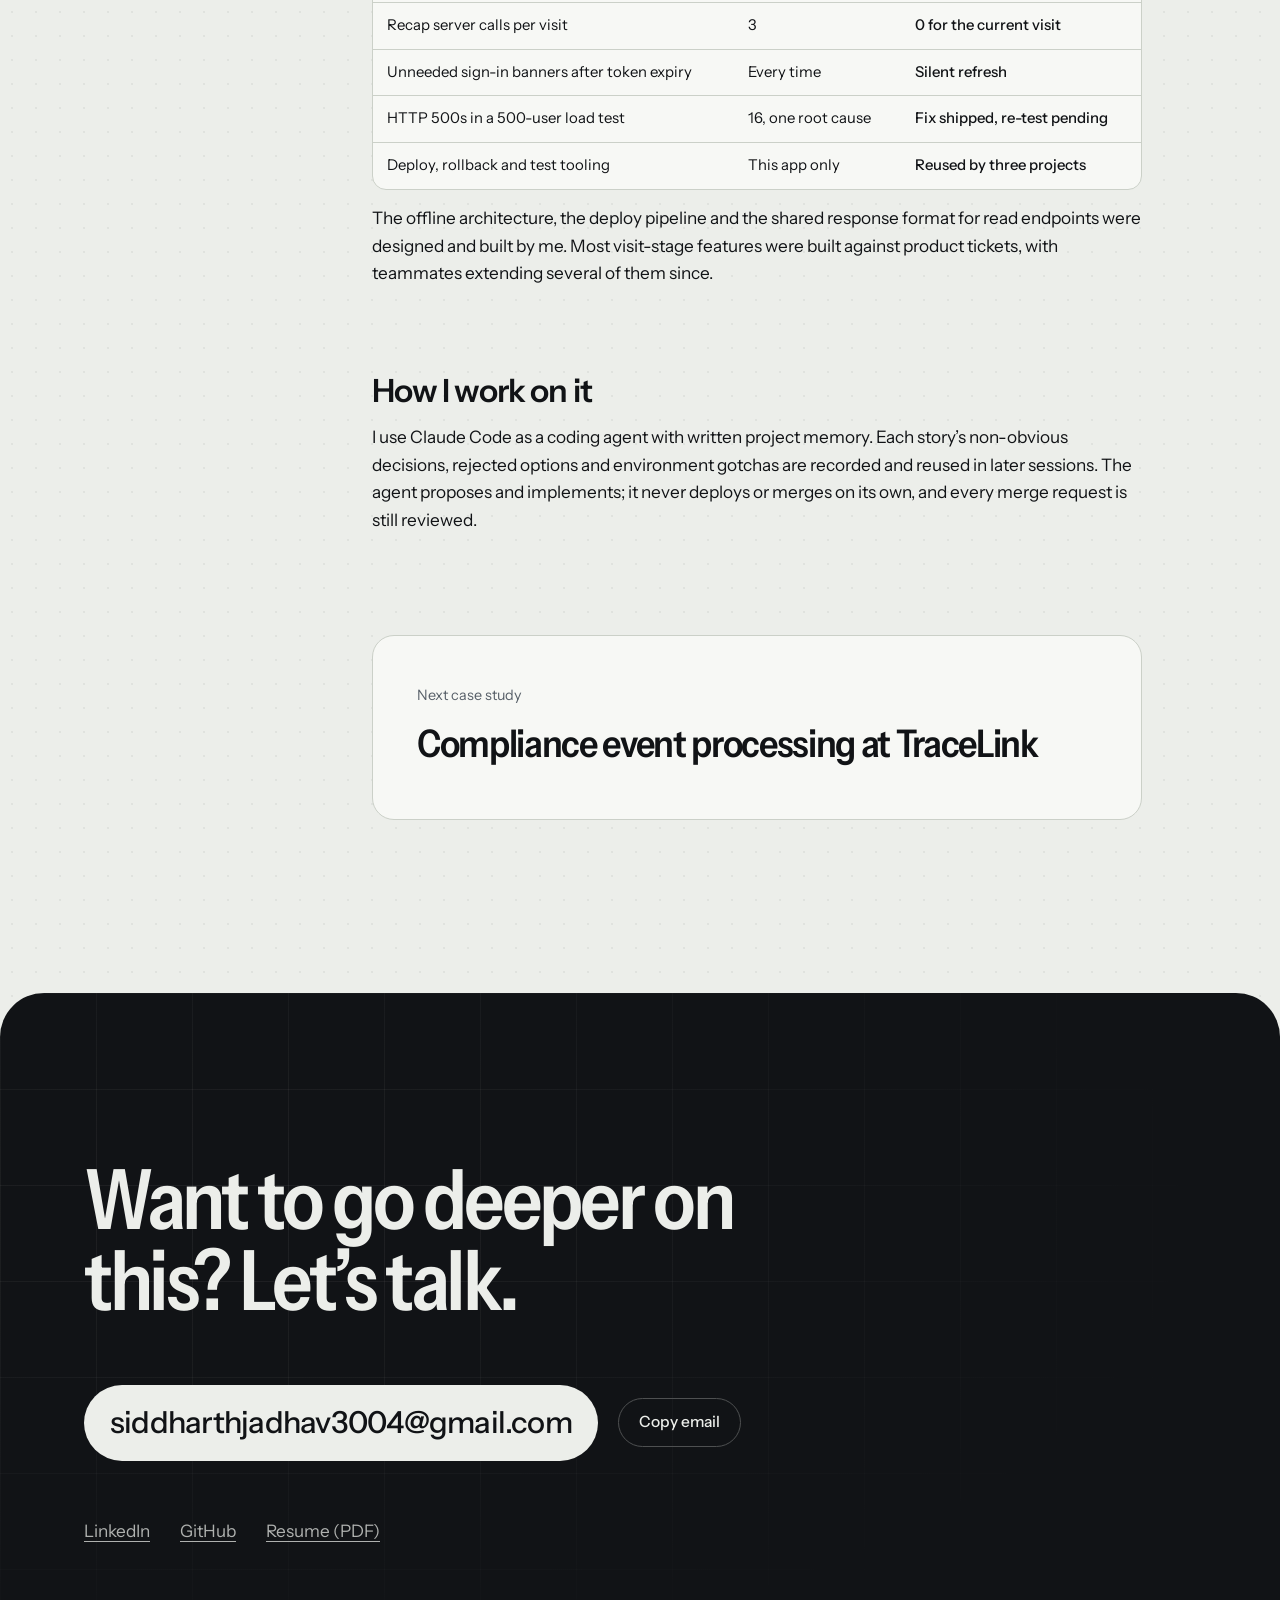
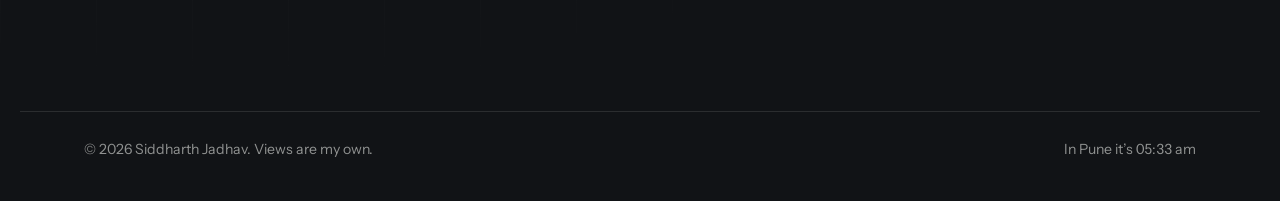
<file: work/ngs-rsc.html>
<!doctype html>
<html lang="en">
<head>
  <meta charset="utf-8">
  <meta name="viewport" content="width=device-width, initial-scale=1, viewport-fit=cover">
  <title>NGS-RSC, Siddharth Jadhav</title>
  <meta name="description" content="How Siddharth Jadhav designed the offline-first architecture for Hershey’s field sales app, so reps can work all day without signal and lose nothing.">
  <meta name="theme-color" content="#ECEEEA" media="(prefers-color-scheme: light)">
  <meta name="theme-color" content="#0E1012" media="(prefers-color-scheme: dark)">
  <link rel="canonical" href="https://siddharthjadhav.in/work/ngs-rsc">
  <link rel="icon" href="/favicon.svg" type="image/svg+xml">
  <meta property="og:type" content="article">
  <meta property="og:url" content="https://siddharthjadhav.in/work/ngs-rsc">
  <meta property="og:title" content="NGS-RSC">
  <meta property="og:description" content="How Siddharth Jadhav designed the offline-first architecture for Hershey’s field sales app, so reps can work all day without signal and lose nothing.">
  <meta name="twitter:card" content="summary">
  <script>document.documentElement.classList.add('js');try{const t=localStorage.getItem('theme');if(t)document.documentElement.dataset.theme=t}catch(e){}</script>
  <link rel="preconnect" href="https://fonts.googleapis.com">
  <link rel="preconnect" href="https://fonts.gstatic.com" crossorigin>
  <link href="https://fonts.googleapis.com/css2?family=Instrument+Sans:ital,wdth,wght@0,75..100,400..700;1,75..100,400..700&family=JetBrains+Mono:wght@400;500&display=swap" rel="stylesheet">
  <link rel="stylesheet" href="/styles.css">
  <script src="/main.js" defer></script>
</head>
<body>
  <a class="skip" href="#main">Skip to content</a>
  <div class="progress" aria-hidden="true"><span id="progress"></span></div>
  <header class="nav" id="nav">
    <div class="wrap nav__inner">
      <a class="nav__mark" href="/" aria-label="Siddharth Jadhav, home"><span class="nav__glyph" aria-hidden="true">SJ</span><span class="hide-sm">Siddharth Jadhav</span></a>
      <nav aria-label="Site">
        <ul class="nav__links">
          <li><a href="/#work" aria-current="true">Work</a></li>
          <li class="hide-sm"><a href="/#principles">Approach</a></li>
          <li><a href="/#experience">Experience</a></li>
          <li><a href="/#contact">Contact</a></li>
        </ul>
      </nav>
      <button class="theme" id="theme" type="button" aria-label="Switch to dark theme"><span class="theme__dot" aria-hidden="true"></span></button>
    </div>
  </header>
  <main id="main">
    <header class="cs-hero wrap">
      <a class="back" href="/#work"><svg width="16" height="16" viewBox="0 0 16 16" fill="none" aria-hidden="true"><path d="M13 8H3M7 4L3 8l4 4" stroke="currentColor" stroke-width="1.6" stroke-linecap="round" stroke-linejoin="round"/></svg> All work</a>
      <p class="cs-kicker">The Hershey Company, July 2026 to now</p>
      <h1 class="cs-title">An offline-first app for field reps who work all day without signal</h1>
      <p class="cs-lede">NGS-RSC (Retail Store Companion) is the app Hershey’s field sales reps use on iPads inside stores. Many work a full day with no network and only sync in the evening. I designed and built its offline architecture, and I’m the top committer among the ten engineers on the project.</p>
      <dl class="facts"><div><dt>Role</dt><dd>Senior engineer, owner of the offline architecture</dd></div><div><dt>Users</dt><dd>1,200–1,500 field reps</dd></div><div><dt>Status</dt><dd>Production pilot with reps</dd></div><div><dt>Stack</dt><dd>React, TypeScript, Workbox, IndexedDB, NestJS, Prisma</dd></div></dl>
    </header>
    <div class="wrap cs-demo"><div class="demo" data-demo="offline">
          <div class="demo__bar">
            <p class="demo__title">Do a store visit with no network</p>
            <div style="display:flex;gap:8px;flex-wrap:wrap">
              <button class="btn btn--sm" type="button" data-restart>Restart app</button>
              <button class="btn btn--sm" type="button" data-reset>Reset</button>
            </div>
          </div>
          <div class="demo__body">
            <div class="device">
              <div class="visit">
                <div class="visit__head">
                  <p class="visit__store">Store visit</p>
                  <button class="net" type="button" role="switch" aria-checked="false" aria-label="Network"><span class="net__sw" aria-hidden="true"></span><span class="net__label">Offline</span></button>
                </div>
                <ul class="tasks">
                  <li><button class="task" type="button" aria-pressed="false" data-op="shelf"><span class="task__box" aria-hidden="true"><svg width="12" height="12" viewBox="0 0 12 12" fill="none" stroke-width="2"><path d="M2.5 6.2l2.3 2.3 4.7-5"/></svg></span><span class="task__label">Check shelf placement</span></button></li>
                  <li><button class="task" type="button" aria-pressed="false" data-op="display"><span class="task__box" aria-hidden="true"><svg width="12" height="12" viewBox="0 0 12 12" fill="none" stroke-width="2"><path d="M2.5 6.2l2.3 2.3 4.7-5"/></svg></span><span class="task__label">Log the seasonal display</span></button></li>
                  <li><button class="task" type="button" aria-pressed="false" data-op="note"><span class="task__box" aria-hidden="true"><svg width="12" height="12" viewBox="0 0 12 12" fill="none" stroke-width="2"><path d="M2.5 6.2l2.3 2.3 4.7-5"/></svg></span><span class="task__label">Add a note for next visit</span></button></li>
                  <li><button class="task task--end" type="button" aria-pressed="false"><span class="task__label">End visit</span></button></li>
                </ul>
              </div>
              <div class="queue">
                <div class="queue__head"><span>Changes saved on this device</span><span><b class="queue__count">0</b> waiting</span></div>
                <ul class="queue__list" aria-live="polite"></ul>
                <p class="queue__empty">Tap a step. It updates instantly, even offline.</p>
              </div>
            </div>
          </div>
          <div class="demo__foot"><p class="demo__note" aria-live="polite">Offline. Tap the steps, then switch the network back on.</p></div>
        </div></div>
    <div class="wrap cs-body">
      <nav class="toc" aria-label="On this page" data-spy><ol><li><a href="#context">Context</a></li><li><a href="#architecture">Offline architecture</a></li><li><a href="#decisions">Key decisions</a></li><li><a href="#bugs">Hard bugs</a></li><li><a href="#performance">Performance under load</a></li><li><a href="#platform">Platform and developer experience</a></li><li><a href="#results">Results</a></li><li><a href="#ai">How I work on it</a></li></ol></nav>
      <div class="prose"><section id="context" aria-labelledby="context-h"><h2 id="context-h">Context</h2><p>A rep plans the day in a sibling routing app, then opens RSC for each store and works through four stages: a pre-visit brief with embedded Power BI insights, an assessment, planning and executing actions, and a recap.</p>
<p>When I joined, the app had no offline support at all. A visit closed without signal was simply lost, which was the single biggest risk for the iPad pilot.</p>
<p>Two constraints shaped everything: the routing app and RSC share one Postgres database with separate migration histories, and the two apps run on different origins and deploy independently.</p></section><section id="architecture" aria-labelledby="architecture-h"><h2 id="architecture-h">Offline architecture</h2><p>I split offline support into two layers, each doing the job it’s good at.</p>
<h3>Layer 1: the service worker</h3>
<ul><li>the app shell is precached, so the app opens with no network at all</li>
<li>data reads try the network first and fall back to the last good response after five seconds</li>
<li>mutable routes are never cached, which removed a whole class of stale-data bugs</li></ul>
<h3>Layer 2: the query cache and the mutation queue</h3>
<ul><li>visit state and notes are persisted to IndexedDB, so queued work survives the app being closed</li>
<li>one shared helper updates every affected screen the moment a rep taps, and rolls back if the server later rejects the change</li>
<li>queued changes replay one at a time, oldest first, so the server never sees “end visit” before “start visit”</li>
<li>the app flushes the queue to disk before navigating away, and queued changes are exempt from cache expiry</li>
<li>the server’s end-visit endpoint is idempotent, so a replay that runs twice is a harmless no-op</li></ul>
<p>Connectivity comes from a short health-check probe rather than the browser’s online flag, because Safari on iPad reports “online” on captive or stalled networks.</p></section><section id="decisions" aria-labelledby="decisions-h"><h2 id="decisions-h">Key decisions</h2><div class="decisions"><details class="decision"><summary>Two offline layers</summary><div class="decision__body"><div><b>Instead of</b>One hand-written service worker holding everything</div><div><b>Why</b>Mutations need optimistic updates and typed rollbacks at the React level. Keeping the worker generic also means it can be extracted into a shared library.</div></div></details><details class="decision"><summary>A health-check probe for connectivity</summary><div class="decision__body"><div><b>Instead of</b>The browser’s navigator.onLine</div><div><b>Why</b>On iPad Safari it says “online” on captive or stalled networks. A probe with a short timeout tells the truth.</div></div></details><details class="decision"><summary>One global queue, replayed in order</summary><div class="decision__body"><div><b>Instead of</b>Per-visit queues, or replaying in parallel</div><div><b>Why</b>A rep can only have one active visit at a time, so ordering across visits matters. Parallel replay was getting end-before-start requests rejected.</div></div></details><details class="decision"><summary>Save instantly with “saved on this device”</summary><div class="decision__body"><div><b>Instead of</b>A holding screen until the queue drains</div><div><b>Why</b>Reps do several visits a day and get signal only in the evening. A blocking screen would stall the whole route.</div></div></details><details class="decision"><summary>Build the recap from data already on the device</summary><div class="decision__body"><div><b>Instead of</b>Three extra server calls to build the recap</div><div><b>Why</b>The on-device lists are already updated at tap time, so the recap works fully offline and has one source of truth.</div></div></details><details class="decision"><summary>Never put offline fixes behind feature flags</summary><div class="decision__body"><div><b>Instead of</b>Gating them like every other feature</div><div><b>Why</b>Flags fail closed when offline, which would switch the fix off exactly when it’s needed.</div></div></details></div></section><section id="bugs" aria-labelledby="bugs-h"><h2 id="bugs-h">Hard bugs</h2><h3>A visit that disappeared on Save</h3><p>A visit started and finished offline vanished when the rep tapped Save. The app queued “end visit” and immediately redirected to the routing app, so the write to disk never ran. On reopen, the queue replayed out of order and the server rejected the end. The fix combined four changes: flush before leaving, ordered replay, no expiry for queued changes, and an idempotent end-visit endpoint.</p>
<h3>Three offline bugs with one cause</h3><p>Actions went missing, didn’t complete, and blocked the Next button, but only offline. All three came from screens refreshing only after the server confirmed a change, and offline the server never does. One shared helper that updates the screens at tap time closed all three.</p>
<h3>Sign-in banners that shouldn’t appear</h3><p>Reps saw “Sign in again” about 86 minutes into a session, even though token refresh existed. Power BI returns 403 for an expired token and 401 for missing access, the reverse of what the code assumed, so refresh never fired. The server now reads Power BI’s own error header, and the client tells “sign in again” apart from “ask your admin”.</p>
<h3>A failure inside someone else’s iframe</h3><p>A few reps lost an AI-generated narrative that only appears inside the embedded report. I ruled out the obvious causes by test rather than assumption, then added diagnostics and logging so the next comparison is based on evidence instead of guesses.</p></section><section id="performance" aria-labelledby="performance-h"><h2 id="performance-h">Performance under load</h2><p>A 500-user load test produced 16 HTTP 500 errors. I traced all 16 to one root cause: under load the database connection pool filled up, ordinary queries waited and succeeded, but transactions gave up after a two-second default wait.</p>
<ul><li>I shipped a fix that gives transactions a realistic wait budget and one retry on that specific error, verified against more than 1,300 server unit tests</li>
<li>I prepared a second fix with two indexes, backed by query plans showing a full table scan that slowed from about 80 ms at rest to around a second under load</li>
<li>I sized the real constraint as a capacity model: pool size, times instances, times both apps sharing the database, against the database’s connection limit</li></ul></section><section id="platform" aria-labelledby="platform-h"><h2 id="platform-h">Platform and developer experience</h2><p>Before features could ship, the app needed a working path to production. I built the deploy pipeline, an opt-in rollback job, feature flags and an end-to-end test coverage harness, then contributed the reusable pieces back to Hershey’s shared project template. Three projects now use them.</p>
<p>The first deploy was blocked by an identity setting outside the repo: tokens were issued in an older format than the auth layer expected. Finding it took evidence from the deploy logs, and it’s now documented so nobody loses a week to it again.</p>
<p>I also made onboarding easier: a new engineer can create a personal database schema, load a safe, repeatable seed, and test every feature from one written plan.</p></section><section id="results" aria-labelledby="results-h"><h2 id="results-h">Results</h2><div class="table-wrap"><table><thead><tr><th scope="col">Measure</th><th scope="col">Before</th><th scope="col">After</th></tr></thead><tbody><tr><td>Visits closed fully offline</td><td>Lost (reproduced)</td><td>0 lost in testing</td></tr><tr><td>App launch with no network</td><td>Blank page</td><td>Opens from cache</td></tr><tr><td>Offline action bugs</td><td>3 open</td><td>Closed by one shared helper</td></tr><tr><td>Recap server calls per visit</td><td>3</td><td>0 for the current visit</td></tr><tr><td>Unneeded sign-in banners after token expiry</td><td>Every time</td><td>Silent refresh</td></tr><tr><td>HTTP 500s in a 500-user load test</td><td>16, one root cause</td><td>Fix shipped, re-test pending</td></tr><tr><td>Deploy, rollback and test tooling</td><td>This app only</td><td>Reused by three projects</td></tr></tbody></table></div><p>The offline architecture, the deploy pipeline and the shared response format for read endpoints were designed and built by me. Most visit-stage features were built against product tickets, with teammates extending several of them since.</p></section><section id="ai" aria-labelledby="ai-h"><h2 id="ai-h">How I work on it</h2><p>I use Claude Code as a coding agent with written project memory. Each story’s non-obvious decisions, rejected options and environment gotchas are recorded and reused in later sessions. The agent proposes and implements; it never deploys or merges on its own, and every merge request is still reviewed.</p></section>
        <a class="next" href="/work/compliance-events"><small>Next case study</small><span>Compliance event processing at TraceLink</span></a>
      </div>
    </div>
  </main>
  <section class="contact" id="contact" aria-labelledby="contact-title">
    <div class="wrap">
      <h2 class="contact__title" id="contact-title">Want to go deeper on this? Let’s talk.</h2>
      <div class="contact__row">
        <a class="contact__email" id="email" href="mailto:siddharthjadhav3004@gmail.com">siddharthjadhav3004@gmail.com</a>
        <button class="btn" id="copy" type="button">Copy email</button>
      </div>
      <ul class="contact__links">
        <li><a href="https://www.linkedin.com/in/siddharthjadhavcs" target="_blank" rel="noopener">LinkedIn</a></li>
        <li><a href="https://github.com/SiddharthJadhav99" target="_blank" rel="noopener">GitHub</a></li>
        <li><a href="/Siddharth-Jadhav-Resume.pdf" download>Resume (PDF)</a></li>
      </ul>
    </div>
  </section>
  <footer class="footer"><div class="wrap"><p>© <span class="year">2026</span> Siddharth Jadhav. Views are my own.</p><p>In Pune it’s <time id="clock">--:--</time></p></div></footer>
</body>
</html>
</file>
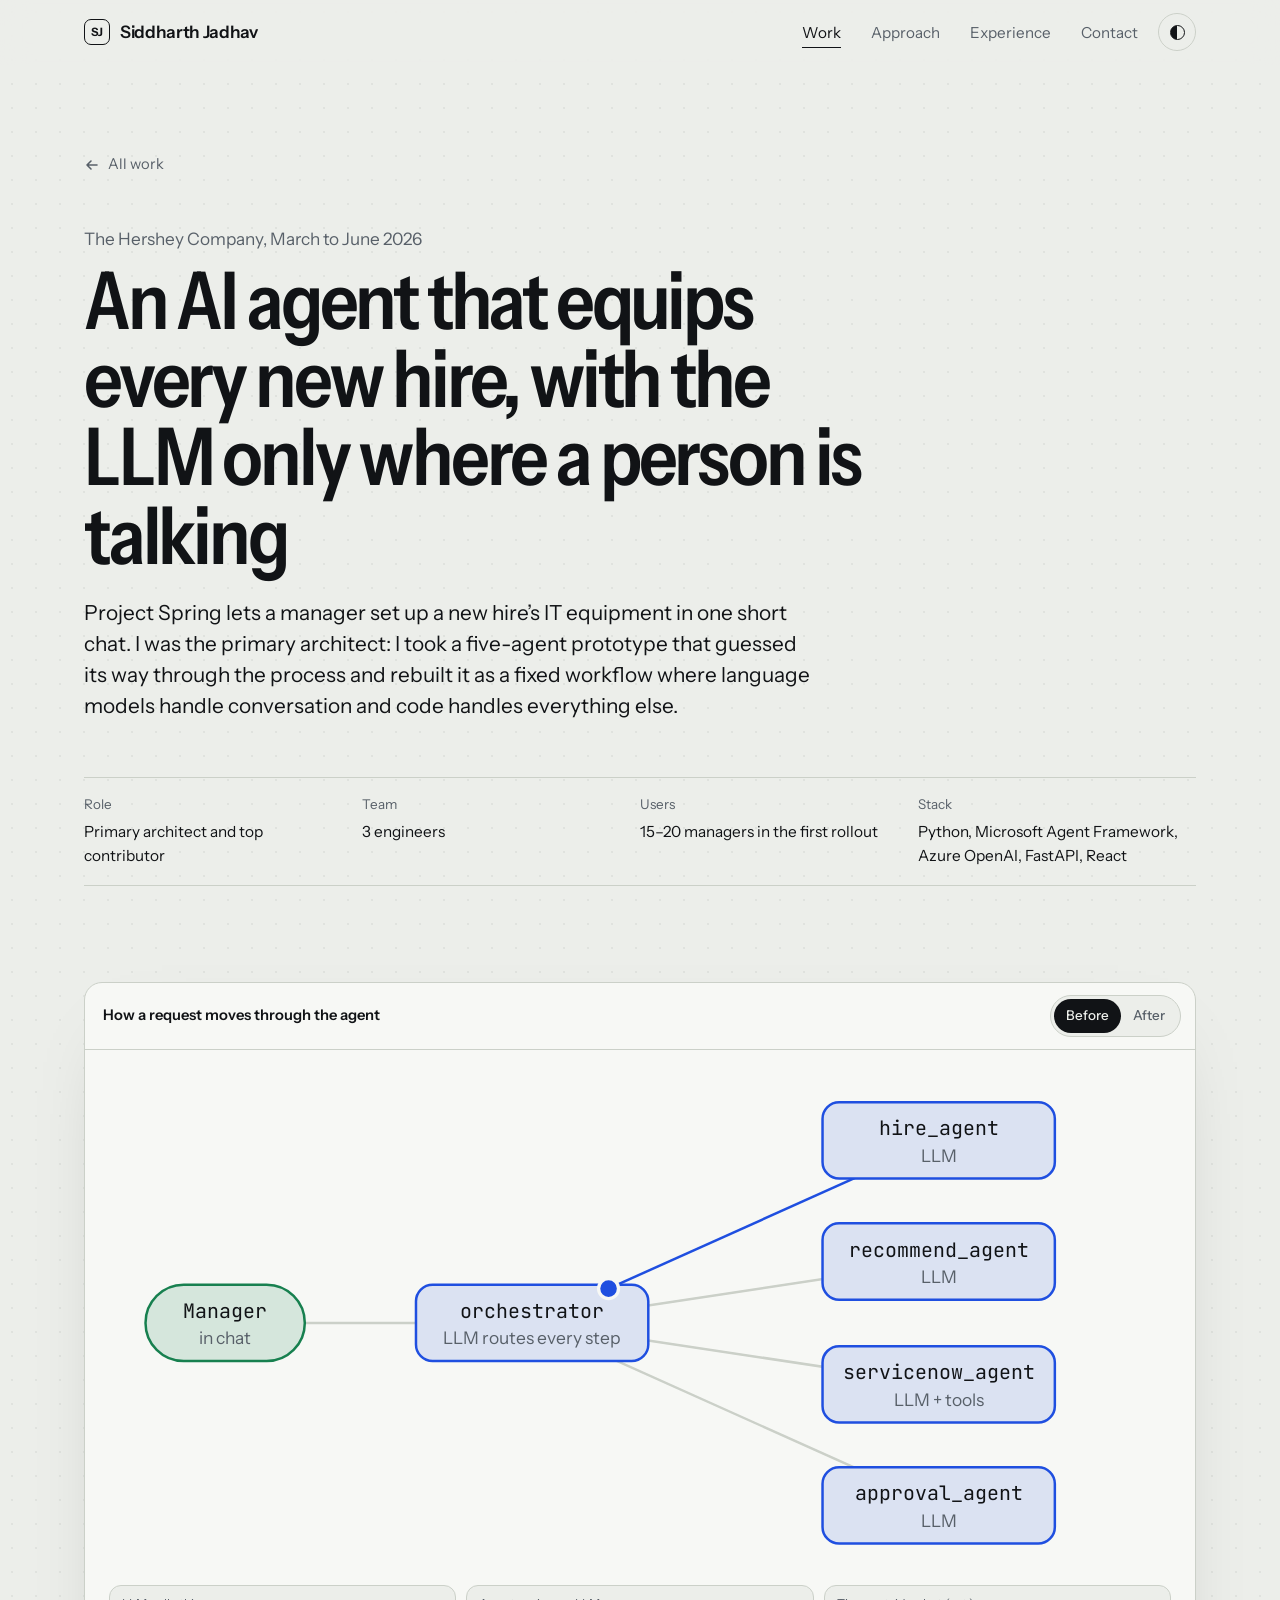
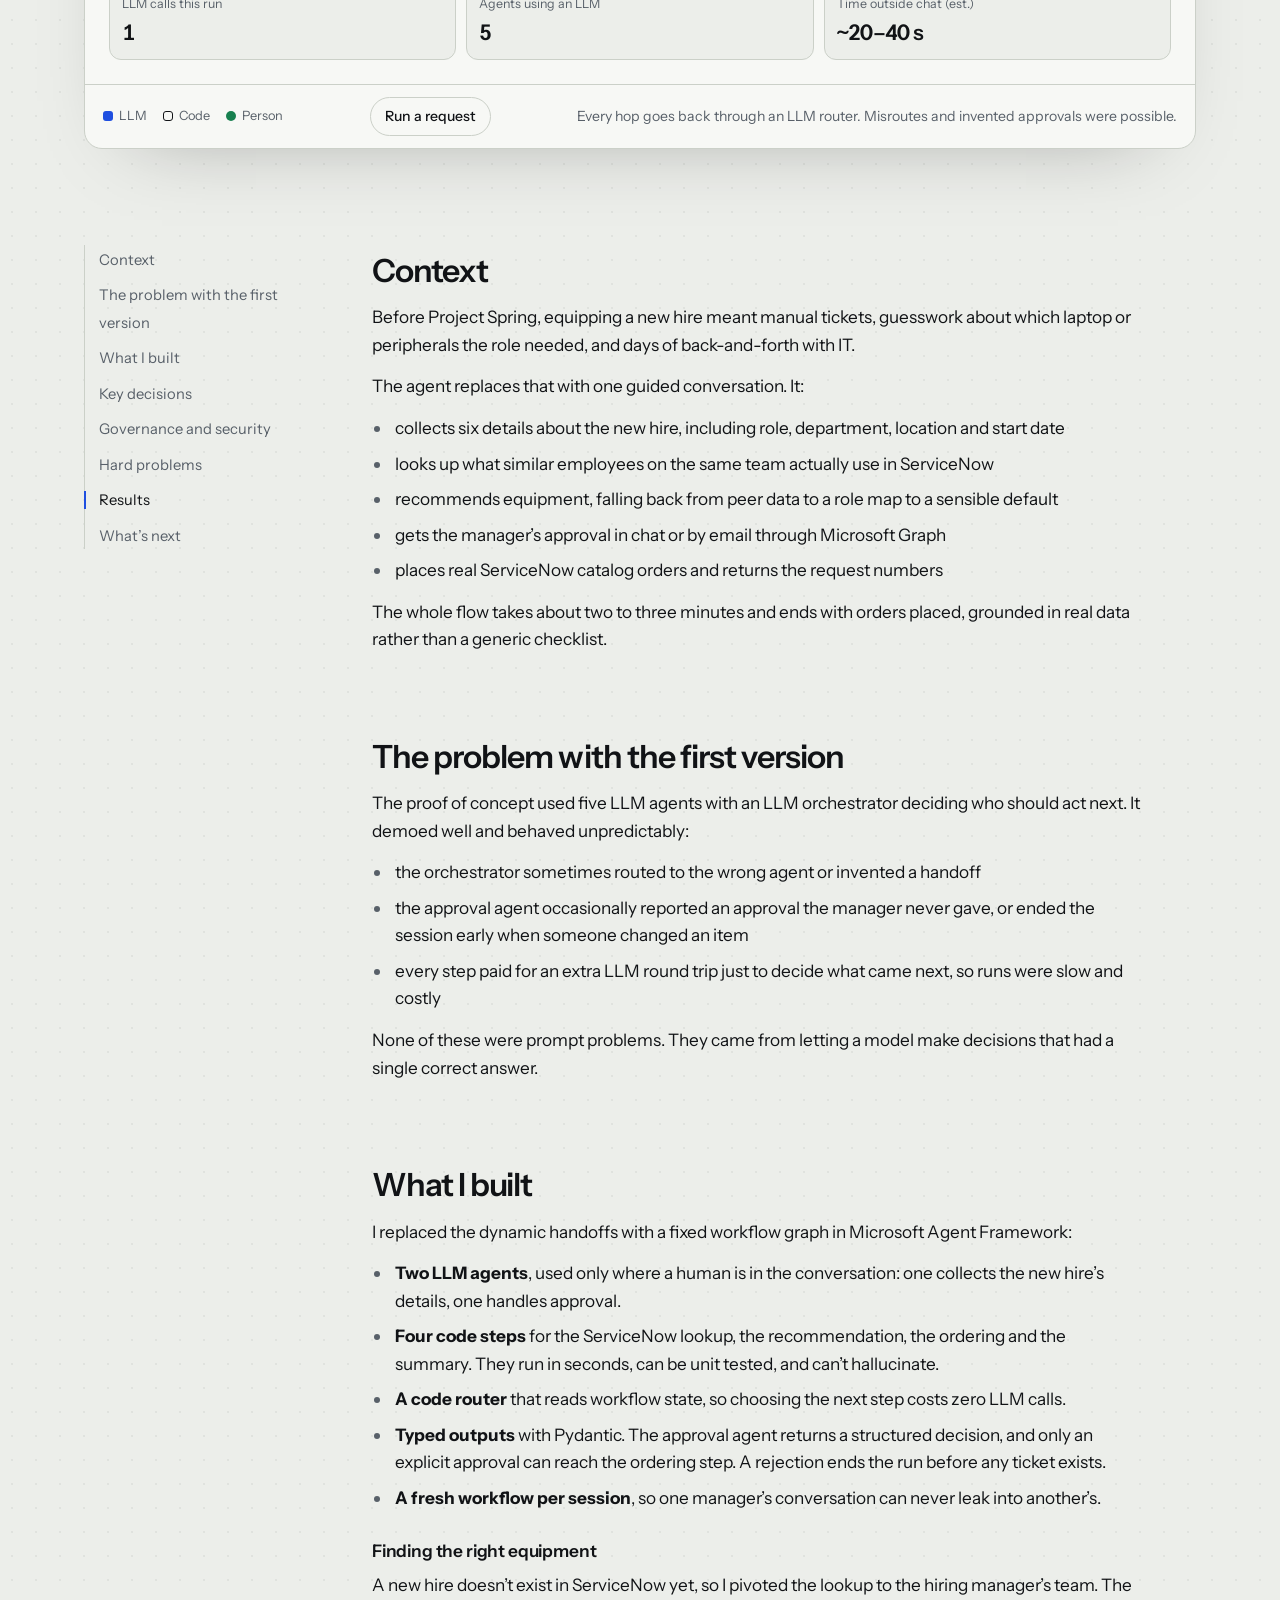
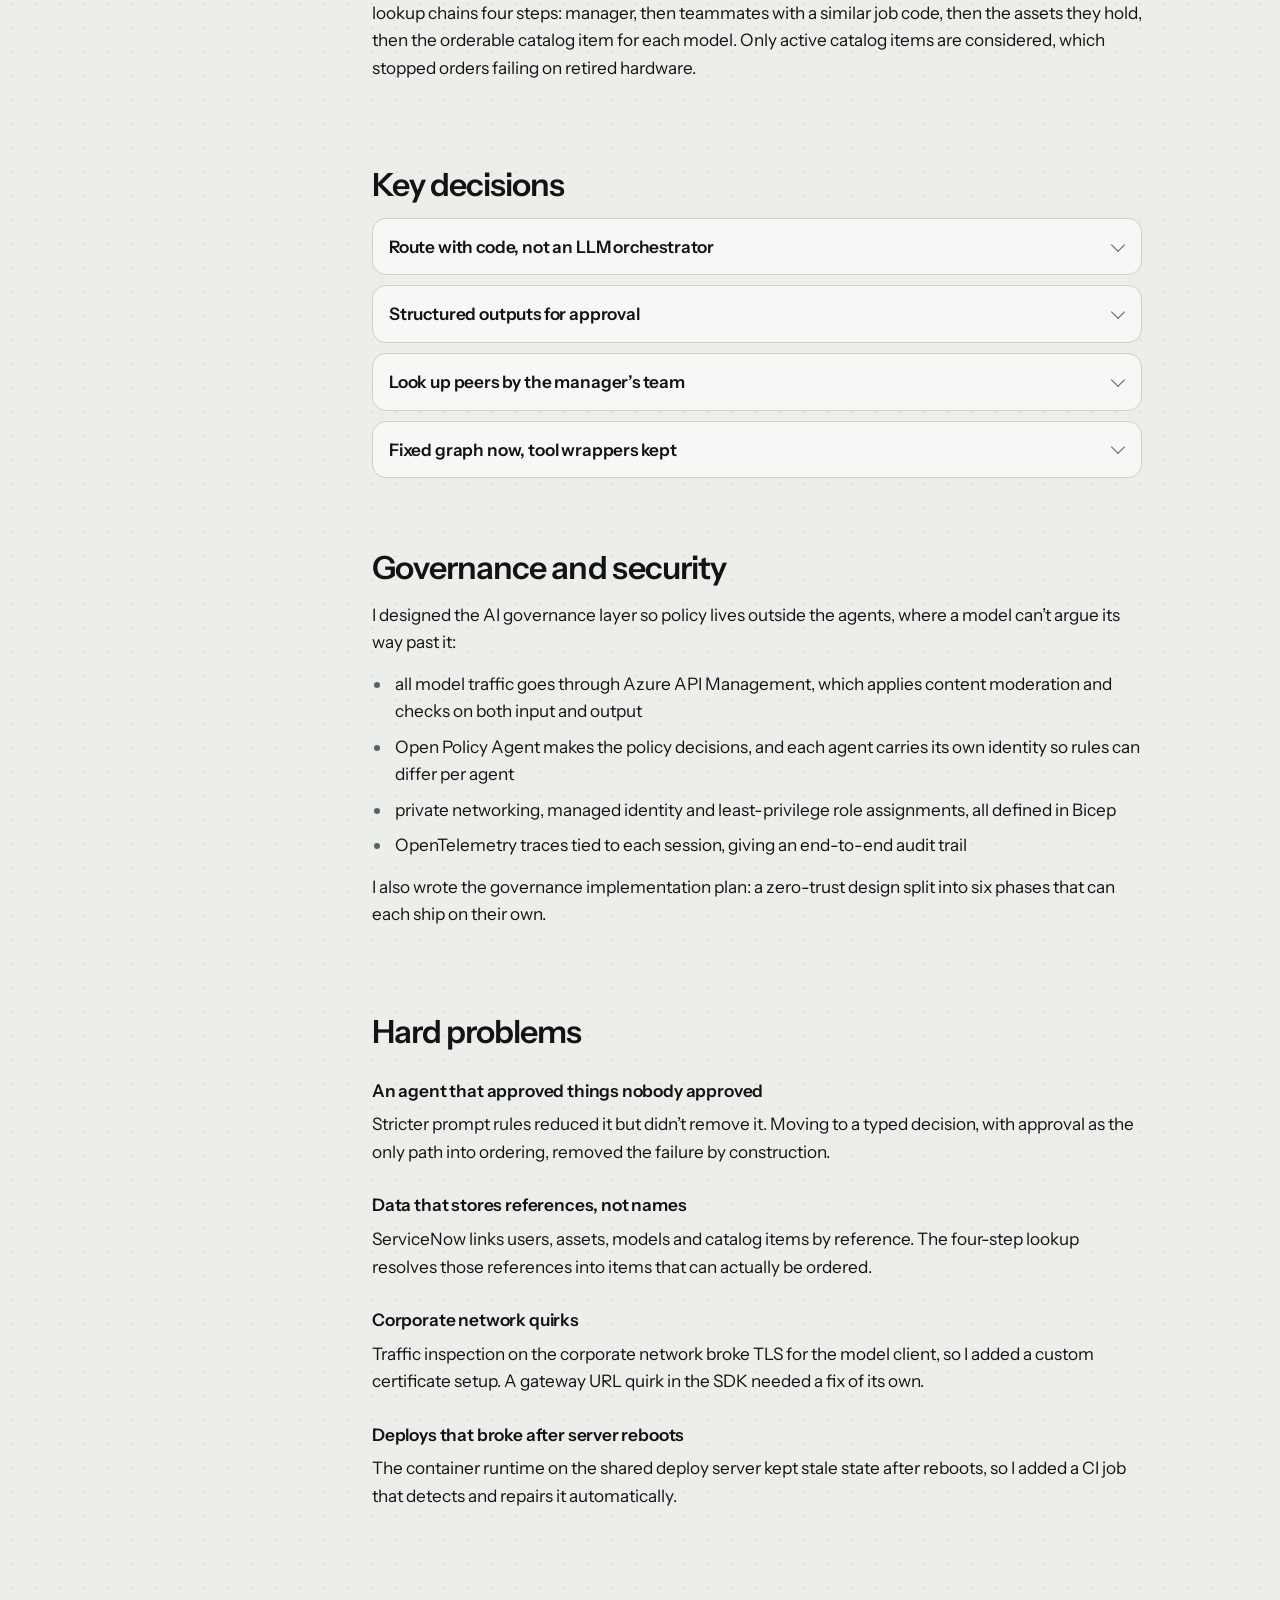
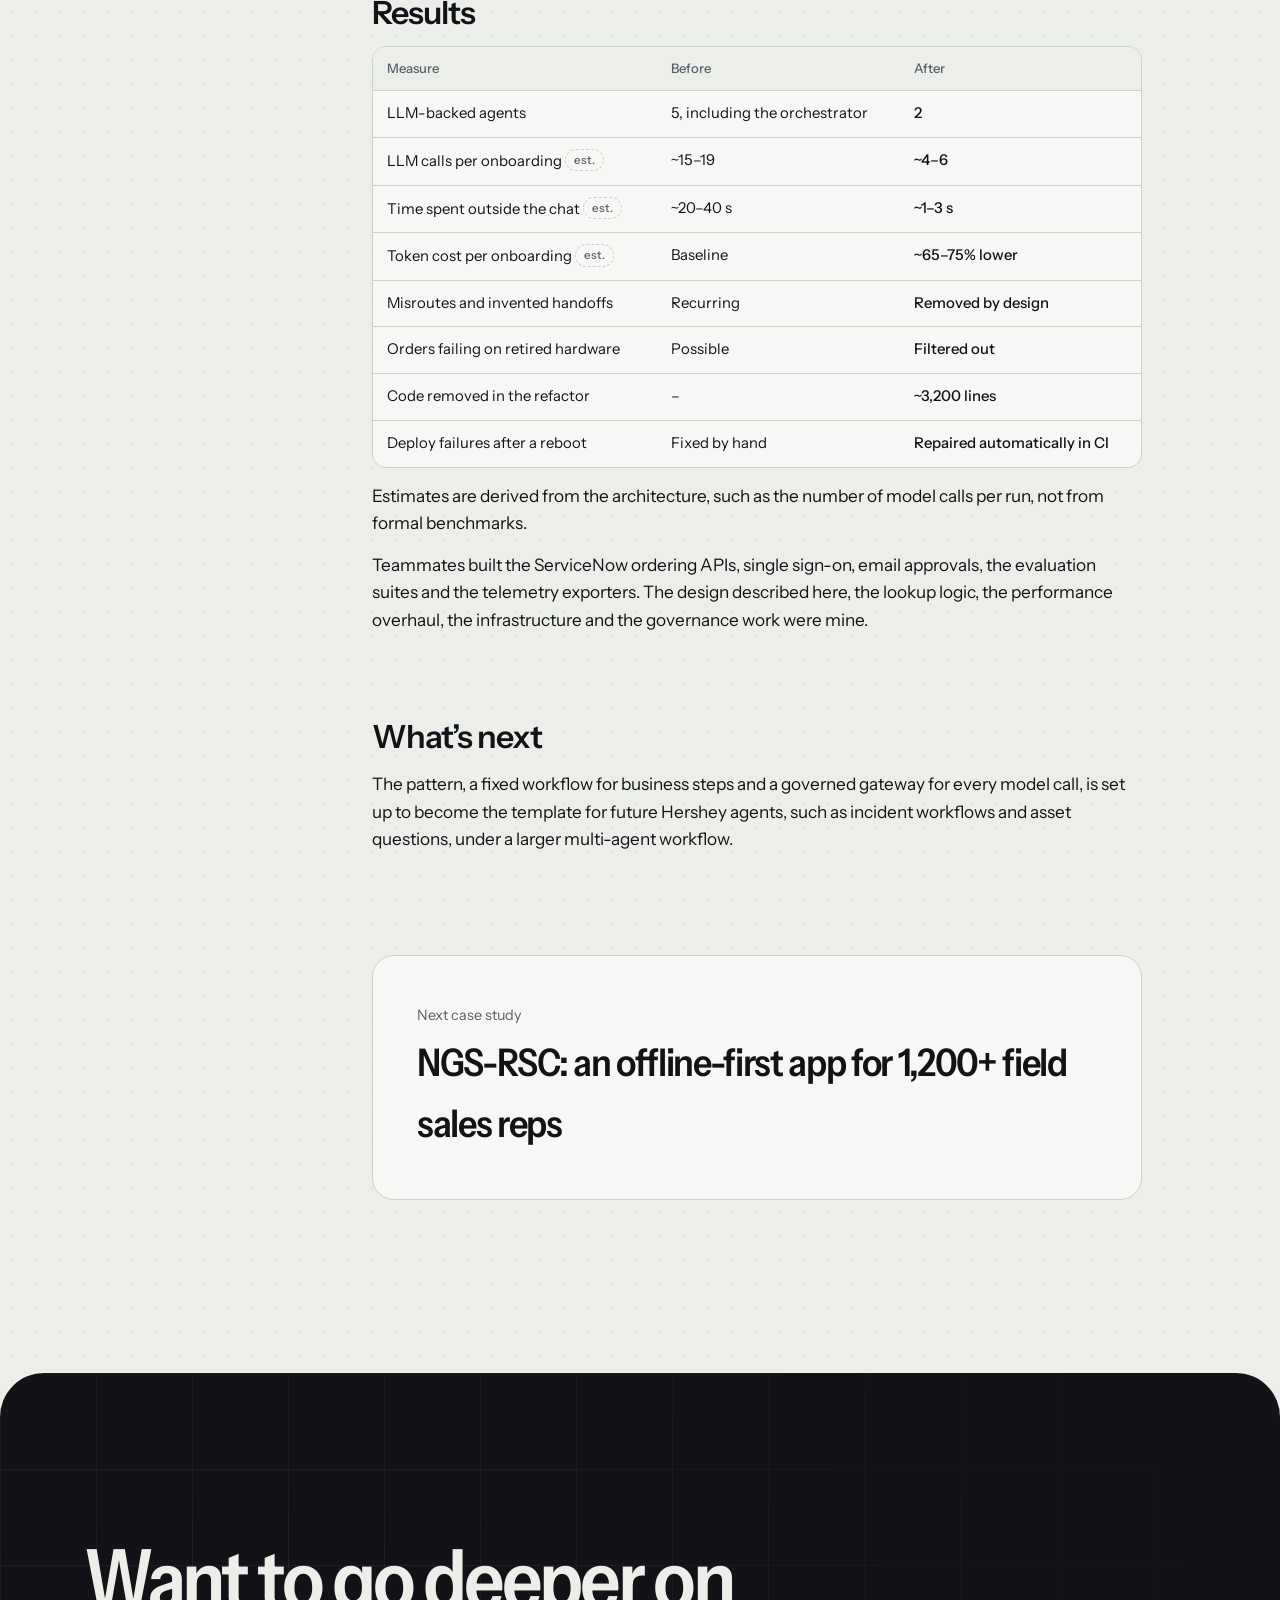
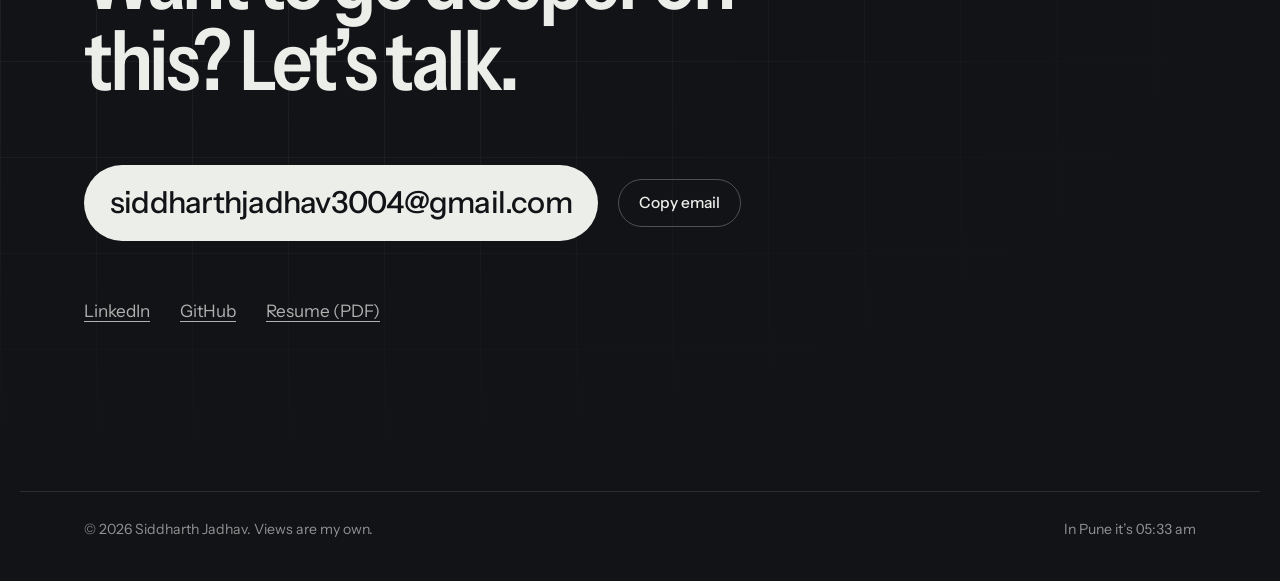
<file: work/project-spring.html>
<!doctype html>
<html lang="en">
<head>
  <meta charset="utf-8">
  <meta name="viewport" content="width=device-width, initial-scale=1, viewport-fit=cover">
  <title>Project Spring, Siddharth Jadhav</title>
  <meta name="description" content="How Siddharth Jadhav rebuilt an AI agent for new-hire IT provisioning at Hershey: five LLM agents down to two, with governance at the gateway.">
  <meta name="theme-color" content="#ECEEEA" media="(prefers-color-scheme: light)">
  <meta name="theme-color" content="#0E1012" media="(prefers-color-scheme: dark)">
  <link rel="canonical" href="https://siddharthjadhav.in/work/project-spring">
  <link rel="icon" href="/favicon.svg" type="image/svg+xml">
  <meta property="og:type" content="article">
  <meta property="og:url" content="https://siddharthjadhav.in/work/project-spring">
  <meta property="og:title" content="Project Spring">
  <meta property="og:description" content="How Siddharth Jadhav rebuilt an AI agent for new-hire IT provisioning at Hershey: five LLM agents down to two, with governance at the gateway.">
  <meta name="twitter:card" content="summary">
  <script>document.documentElement.classList.add('js');try{const t=localStorage.getItem('theme');if(t)document.documentElement.dataset.theme=t}catch(e){}</script>
  <link rel="preconnect" href="https://fonts.googleapis.com">
  <link rel="preconnect" href="https://fonts.gstatic.com" crossorigin>
  <link href="https://fonts.googleapis.com/css2?family=Instrument+Sans:ital,wdth,wght@0,75..100,400..700;1,75..100,400..700&family=JetBrains+Mono:wght@400;500&display=swap" rel="stylesheet">
  <link rel="stylesheet" href="/styles.css">
  <script src="/main.js" defer></script>
</head>
<body>
  <a class="skip" href="#main">Skip to content</a>
  <div class="progress" aria-hidden="true"><span id="progress"></span></div>
  <header class="nav" id="nav">
    <div class="wrap nav__inner">
      <a class="nav__mark" href="/" aria-label="Siddharth Jadhav, home"><span class="nav__glyph" aria-hidden="true">SJ</span><span class="hide-sm">Siddharth Jadhav</span></a>
      <nav aria-label="Site">
        <ul class="nav__links">
          <li><a href="/#work" aria-current="true">Work</a></li>
          <li class="hide-sm"><a href="/#principles">Approach</a></li>
          <li><a href="/#experience">Experience</a></li>
          <li><a href="/#contact">Contact</a></li>
        </ul>
      </nav>
      <button class="theme" id="theme" type="button" aria-label="Switch to dark theme"><span class="theme__dot" aria-hidden="true"></span></button>
    </div>
  </header>
  <main id="main">
    <header class="cs-hero wrap">
      <a class="back" href="/#work"><svg width="16" height="16" viewBox="0 0 16 16" fill="none" aria-hidden="true"><path d="M13 8H3M7 4L3 8l4 4" stroke="currentColor" stroke-width="1.6" stroke-linecap="round" stroke-linejoin="round"/></svg> All work</a>
      <p class="cs-kicker">The Hershey Company, March to June 2026</p>
      <h1 class="cs-title">An AI agent that equips every new hire, with the LLM only where a person is talking</h1>
      <p class="cs-lede">Project Spring lets a manager set up a new hire’s IT equipment in one short chat. I was the primary architect: I took a five-agent prototype that guessed its way through the process and rebuilt it as a fixed workflow where language models handle conversation and code handles everything else.</p>
      <dl class="facts"><div><dt>Role</dt><dd>Primary architect and top contributor</dd></div><div><dt>Team</dt><dd>3 engineers</dd></div><div><dt>Users</dt><dd>15–20 managers in the first rollout</dd></div><div><dt>Stack</dt><dd>Python, Microsoft Agent Framework, Azure OpenAI, FastAPI, React</dd></div></dl>
    </header>
    <div class="wrap cs-demo"><div class="demo" data-demo="agent">
          <div class="demo__bar">
            <p class="demo__title">How a request moves through the agent</p>
            <div class="seg" role="group" aria-label="Architecture">
              <button type="button" data-mode="before" aria-pressed="true">Before</button>
              <button type="button" data-mode="after" aria-pressed="false">After</button>
            </div>
          </div>
          <div class="demo__body">
            <div class="graph-wrap"><svg class="graph" viewBox="0 0 640 300" role="img" aria-label="Agent workflow diagram. Before: an LLM orchestrator routes between five LLM agents. After: two LLM agents talk to the manager and four code steps do the rest."></svg></div>
            <div class="meters">
              <div class="meter"><span class="meter__k">LLM calls this run</span><span class="meter__v" data-m="calls">0</span></div>
              <div class="meter"><span class="meter__k">Agents using an LLM</span><span class="meter__v" data-m="agents">5</span></div>
              <div class="meter"><span class="meter__k">Time outside chat (est.)</span><span class="meter__v" data-m="time">–</span></div>
            </div>
          </div>
          <div class="demo__foot">
            <div class="legend"><span><i class="l-llm"></i>LLM</span><span><i class="l-code"></i>Code</span><span><i class="l-human"></i>Person</span></div>
            <button class="btn btn--sm" type="button" data-run>Run a request</button>
            <p class="demo__note" aria-live="polite"></p>
          </div>
        </div></div>
    <div class="wrap cs-body">
      <nav class="toc" aria-label="On this page" data-spy><ol><li><a href="#context">Context</a></li><li><a href="#problem">The problem with the first version</a></li><li><a href="#built">What I built</a></li><li><a href="#decisions">Key decisions</a></li><li><a href="#governance">Governance and security</a></li><li><a href="#problems">Hard problems</a></li><li><a href="#results">Results</a></li><li><a href="#next">What’s next</a></li></ol></nav>
      <div class="prose"><section id="context" aria-labelledby="context-h"><h2 id="context-h">Context</h2><p>Before Project Spring, equipping a new hire meant manual tickets, guesswork about which laptop or peripherals the role needed, and days of back-and-forth with IT.</p>
<p>The agent replaces that with one guided conversation. It:</p>
<ul><li>collects six details about the new hire, including role, department, location and start date</li>
<li>looks up what similar employees on the same team actually use in ServiceNow</li>
<li>recommends equipment, falling back from peer data to a role map to a sensible default</li>
<li>gets the manager’s approval in chat or by email through Microsoft Graph</li>
<li>places real ServiceNow catalog orders and returns the request numbers</li></ul>
<p>The whole flow takes about two to three minutes and ends with orders placed, grounded in real data rather than a generic checklist.</p></section><section id="problem" aria-labelledby="problem-h"><h2 id="problem-h">The problem with the first version</h2><p>The proof of concept used five LLM agents with an LLM orchestrator deciding who should act next. It demoed well and behaved unpredictably:</p>
<ul><li>the orchestrator sometimes routed to the wrong agent or invented a handoff</li>
<li>the approval agent occasionally reported an approval the manager never gave, or ended the session early when someone changed an item</li>
<li>every step paid for an extra LLM round trip just to decide what came next, so runs were slow and costly</li></ul>
<p>None of these were prompt problems. They came from letting a model make decisions that had a single correct answer.</p></section><section id="built" aria-labelledby="built-h"><h2 id="built-h">What I built</h2><p>I replaced the dynamic handoffs with a fixed workflow graph in Microsoft Agent Framework:</p>
<ul><li><strong>Two LLM agents</strong>, used only where a human is in the conversation: one collects the new hire’s details, one handles approval.</li>
<li><strong>Four code steps</strong> for the ServiceNow lookup, the recommendation, the ordering and the summary. They run in seconds, can be unit tested, and can’t hallucinate.</li>
<li><strong>A code router</strong> that reads workflow state, so choosing the next step costs zero LLM calls.</li>
<li><strong>Typed outputs</strong> with Pydantic. The approval agent returns a structured decision, and only an explicit approval can reach the ordering step. A rejection ends the run before any ticket exists.</li>
<li><strong>A fresh workflow per session</strong>, so one manager’s conversation can never leak into another’s.</li></ul>
<h3>Finding the right equipment</h3>
<p>A new hire doesn’t exist in ServiceNow yet, so I pivoted the lookup to the hiring manager’s team. The lookup chains four steps: manager, then teammates with a similar job code, then the assets they hold, then the orderable catalog item for each model. Only active catalog items are considered, which stopped orders failing on retired hardware.</p></section><section id="decisions" aria-labelledby="decisions-h"><h2 id="decisions-h">Key decisions</h2><div class="decisions"><details class="decision"><summary>Route with code, not an LLM orchestrator</summary><div class="decision__body"><div><b>Instead of</b>An LLM deciding the next agent on every turn</div><div><b>Why</b>The next step always has one right answer. Code gets it right every time, instantly, and costs nothing.</div></div></details><details class="decision"><summary>Structured outputs for approval</summary><div class="decision__body"><div><b>Instead of</b>Parsing marker strings like “ASSETS_APPROVED” from model text</div><div><b>Why</b>Markers were fragile and the model could produce them without a real approval. A typed decision is validated before the workflow moves.</div></div></details><details class="decision"><summary>Look up peers by the manager’s team</summary><div class="decision__body"><div><b>Instead of</b>Looking up the new hire’s own record</div><div><b>Why</b>New hires aren’t in ServiceNow before day one. Their future teammates are the best signal for what they’ll need.</div></div></details><details class="decision"><summary>Fixed graph now, tool wrappers kept</summary><div class="decision__body"><div><b>Instead of</b>Keeping the dynamic handoff design for flexibility</div><div><b>Why</b>Reliability mattered more for v1. The tool wrappers stay so the workflow can later plug into a larger multi-agent setup.</div></div></details></div></section><section id="governance" aria-labelledby="governance-h"><h2 id="governance-h">Governance and security</h2><p>I designed the AI governance layer so policy lives outside the agents, where a model can’t argue its way past it:</p>
<ul><li>all model traffic goes through Azure API Management, which applies content moderation and checks on both input and output</li>
<li>Open Policy Agent makes the policy decisions, and each agent carries its own identity so rules can differ per agent</li>
<li>private networking, managed identity and least-privilege role assignments, all defined in Bicep</li>
<li>OpenTelemetry traces tied to each session, giving an end-to-end audit trail</li></ul>
<p>I also wrote the governance implementation plan: a zero-trust design split into six phases that can each ship on their own.</p></section><section id="problems" aria-labelledby="problems-h"><h2 id="problems-h">Hard problems</h2><h3>An agent that approved things nobody approved</h3><p>Stricter prompt rules reduced it but didn’t remove it. Moving to a typed decision, with approval as the only path into ordering, removed the failure by construction.</p>
<h3>Data that stores references, not names</h3><p>ServiceNow links users, assets, models and catalog items by reference. The four-step lookup resolves those references into items that can actually be ordered.</p>
<h3>Corporate network quirks</h3><p>Traffic inspection on the corporate network broke TLS for the model client, so I added a custom certificate setup. A gateway URL quirk in the SDK needed a fix of its own.</p>
<h3>Deploys that broke after server reboots</h3><p>The container runtime on the shared deploy server kept stale state after reboots, so I added a CI job that detects and repairs it automatically.</p></section><section id="results" aria-labelledby="results-h"><h2 id="results-h">Results</h2><div class="table-wrap"><table><thead><tr><th scope="col">Measure</th><th scope="col">Before</th><th scope="col">After</th></tr></thead><tbody><tr><td>LLM-backed agents</td><td>5, including the orchestrator</td><td>2</td></tr><tr><td>LLM calls per onboarding <span class="tag tag--est">est.</span></td><td>~15–19</td><td>~4–6</td></tr><tr><td>Time spent outside the chat <span class="tag tag--est">est.</span></td><td>~20–40 s</td><td>~1–3 s</td></tr><tr><td>Token cost per onboarding <span class="tag tag--est">est.</span></td><td>Baseline</td><td>~65–75% lower</td></tr><tr><td>Misroutes and invented handoffs</td><td>Recurring</td><td>Removed by design</td></tr><tr><td>Orders failing on retired hardware</td><td>Possible</td><td>Filtered out</td></tr><tr><td>Code removed in the refactor</td><td>–</td><td>~3,200 lines</td></tr><tr><td>Deploy failures after a reboot</td><td>Fixed by hand</td><td>Repaired automatically in CI</td></tr></tbody></table></div><p>Estimates are derived from the architecture, such as the number of model calls per run, not from formal benchmarks.</p><p>Teammates built the ServiceNow ordering APIs, single sign-on, email approvals, the evaluation suites and the telemetry exporters. The design described here, the lookup logic, the performance overhaul, the infrastructure and the governance work were mine.</p></section><section id="next" aria-labelledby="next-h"><h2 id="next-h">What’s next</h2><p>The pattern, a fixed workflow for business steps and a governed gateway for every model call, is set up to become the template for future Hershey agents, such as incident workflows and asset questions, under a larger multi-agent workflow.</p></section>
        <a class="next" href="/work/ngs-rsc"><small>Next case study</small><span>NGS-RSC: an offline-first app for 1,200+ field sales reps</span></a>
      </div>
    </div>
  </main>
  <section class="contact" id="contact" aria-labelledby="contact-title">
    <div class="wrap">
      <h2 class="contact__title" id="contact-title">Want to go deeper on this? Let’s talk.</h2>
      <div class="contact__row">
        <a class="contact__email" id="email" href="mailto:siddharthjadhav3004@gmail.com">siddharthjadhav3004@gmail.com</a>
        <button class="btn" id="copy" type="button">Copy email</button>
      </div>
      <ul class="contact__links">
        <li><a href="https://www.linkedin.com/in/siddharthjadhavcs" target="_blank" rel="noopener">LinkedIn</a></li>
        <li><a href="https://github.com/SiddharthJadhav99" target="_blank" rel="noopener">GitHub</a></li>
        <li><a href="/Siddharth-Jadhav-Resume.pdf" download>Resume (PDF)</a></li>
      </ul>
    </div>
  </section>
  <footer class="footer"><div class="wrap"><p>© <span class="year">2026</span> Siddharth Jadhav. Views are my own.</p><p>In Pune it’s <time id="clock">--:--</time></p></div></footer>
</body>
</html>
</file>
<file: styles.css>
/* ---------- Tokens ---------- */
:root {
  --paper: #ECEEEA;
  --surface: #F7F8F5;
  --ink: #111316;
  --muted: #586069;
  --line: #CBD0C8;
  --grid: rgba(17, 19, 22, 0.055);
  --signal: #1F4FE0;
  --signal-ink: #FFFFFF;
  --signal-soft: rgba(31, 79, 224, 0.10);
  --queued: #B86E00;
  --queued-soft: rgba(184, 110, 0, 0.12);
  --ok: #17804F;
  --ok-soft: rgba(23, 128, 79, 0.12);
  --sans: "Instrument Sans", ui-sans-serif, system-ui, -apple-system, "Segoe UI", Roboto, sans-serif;
  --mono: "JetBrains Mono", ui-monospace, SFMono-Regular, Menlo, Consolas, monospace;
  --pad: clamp(20px, 5vw, 64px);
  --max: 1240px;
  --ease: cubic-bezier(.2, .7, .1, 1);
  --spring: cubic-bezier(.34, 1.36, .64, 1);
  color-scheme: light;
  box-sizing: border-box;
  padding-top: env(safe-area-inset-top, 0px);
  padding-bottom: env(safe-area-inset-bottom, 0px);
}
@media (prefers-color-scheme: dark) {
  :root:not([data-theme="light"]) {
    --paper: #0E1012; --surface: #15181B; --ink: #E7E9E5; --muted: #9AA2AA; --line: #2A2F35;
    --grid: rgba(231, 233, 229, 0.05); --signal: #7D9AFF; --signal-ink: #0B1233; --signal-soft: rgba(125, 154, 255, 0.13);
    --queued: #F0B04A; --queued-soft: rgba(240, 176, 74, 0.14); --ok: #4CC38A; --ok-soft: rgba(76, 195, 138, 0.14);
    color-scheme: dark;
  }
}
:root[data-theme="dark"] {
  --paper: #0E1012; --surface: #15181B; --ink: #E7E9E5; --muted: #9AA2AA; --line: #2A2F35;
  --grid: rgba(231, 233, 229, 0.05); --signal: #7D9AFF; --signal-ink: #0B1233; --signal-soft: rgba(125, 154, 255, 0.13);
  --queued: #F0B04A; --queued-soft: rgba(240, 176, 74, 0.14); --ok: #4CC38A; --ok-soft: rgba(76, 195, 138, 0.14);
  color-scheme: dark;
}

/* ---------- Base ---------- */
*, *::before, *::after { box-sizing: inherit; }
html { scroll-behavior: smooth; scroll-padding-top: calc(80px + env(safe-area-inset-top, 0px)); -webkit-text-size-adjust: 100%; }
body {
  margin: 0; background-color: var(--paper); color: var(--ink);
  font-family: var(--sans); font-size: clamp(1rem, .96rem + .2vw, 1.075rem); line-height: 1.6;
  -webkit-font-smoothing: antialiased; overflow-x: clip;
  background-image: radial-gradient(var(--grid) 1px, transparent 1.2px);
  background-size: 24px 24px;
  transition: background-color .5s var(--ease), color .5s var(--ease);
}
a { color: inherit; text-underline-offset: .22em; text-decoration-thickness: 1px; }
a:hover { color: var(--signal); }
:focus-visible { outline: 2px solid var(--signal); outline-offset: 3px; border-radius: 4px; }
::selection { background: var(--signal); color: var(--signal-ink); }
code, .mono { font-family: var(--mono); font-size: .88em; letter-spacing: -.01em; }
.sr-only { position: absolute; width: 1px; height: 1px; overflow: hidden; clip: rect(0 0 0 0); white-space: nowrap; }
.wrap { width: 100%; max-width: var(--max); margin-inline: auto; padding-inline: var(--pad); }
.skip { position: absolute; left: 12px; top: -60px; padding: 8px 14px; background: var(--ink); color: var(--paper); border-radius: 8px; z-index: 80; text-decoration: none; }
.skip:focus { top: calc(12px + env(safe-area-inset-top, 0px)); }

/* ---------- Nav ---------- */
body::before { content: ""; position: fixed; inset: 0 0 auto; height: env(safe-area-inset-top, 0px); z-index: 40; background: var(--paper); }
.progress { position: fixed; left: 0; right: 0; top: env(safe-area-inset-top, 0px); height: 2px; z-index: 50; pointer-events: none; }
.progress span { display: block; height: 100%; background: var(--signal); transform-origin: left; transform: scaleX(0); }
.nav {
  position: sticky; top: env(safe-area-inset-top, 0px); z-index: 40;
  background: color-mix(in srgb, var(--paper) 84%, transparent);
  backdrop-filter: saturate(1.4) blur(14px); -webkit-backdrop-filter: saturate(1.4) blur(14px);
  border-bottom: 1px solid transparent; transition: border-color .3s, transform .45s var(--ease);
}
.nav.is-scrolled { border-bottom-color: var(--line); }
.nav.is-hidden { transform: translateY(-110%); }
.nav__inner { display: flex; align-items: center; gap: 20px; height: 64px; }
.nav__mark { display: inline-flex; align-items: center; gap: 10px; text-decoration: none; font-weight: 600; letter-spacing: -.02em; }
.nav__glyph { width: 26px; height: 26px; border: 1.5px solid var(--ink); border-radius: 7px; display: grid; place-items: center; font-size: .72rem; font-weight: 700; letter-spacing: -.04em; transition: background .25s, color .25s; }
.nav__mark:hover { color: var(--ink); }
.nav__mark:hover .nav__glyph { background: var(--ink); color: var(--paper); }
.nav__inner > nav { margin-left: auto; }
.nav__links { display: flex; gap: clamp(12px, 2.6vw, 30px); list-style: none; margin: 0; padding: 0; }
.nav__links a { position: relative; text-decoration: none; color: var(--muted); font-size: .95rem; padding-block: 6px; transition: color .2s; }
.nav__links a::after { content: ""; position: absolute; left: 0; right: 0; bottom: 0; height: 1.5px; background: currentColor; transform: scaleX(0); transform-origin: right; transition: transform .4s var(--ease); }
.nav__links a:hover, .nav__links a[aria-current] { color: var(--ink); }
.nav__links a:hover::after, .nav__links a[aria-current]::after { transform: scaleX(1); transform-origin: left; }
.theme { width: 38px; height: 38px; display: grid; place-items: center; background: none; border: 1px solid var(--line); border-radius: 50%; cursor: pointer; transition: border-color .2s, transform .35s var(--spring); }
.theme:hover { border-color: var(--ink); transform: rotate(-14deg); }
.theme__dot { width: 15px; height: 15px; border-radius: 50%; border: 1.5px solid var(--ink); background: linear-gradient(90deg, var(--ink) 50%, transparent 50%); transition: transform .6s var(--ease); }
:root[data-theme="dark"] .theme__dot { transform: rotate(180deg); }

/* ---------- Buttons and small parts ---------- */
.btn {
  display: inline-flex; align-items: center; justify-content: center; gap: 8px;
  font: inherit; font-size: .97rem; font-weight: 500; text-decoration: none; white-space: nowrap;
  padding: 11px 20px; border-radius: 999px; border: 1px solid var(--line); background: transparent; color: var(--ink); cursor: pointer;
  transition: border-color .2s, background-color .25s, color .25s, transform .35s var(--spring);
}
.btn:hover { border-color: var(--ink); color: var(--ink); transform: translateY(-2px); }
.btn:active { transform: translateY(0) scale(.98); }
.btn--solid { background: var(--ink); border-color: var(--ink); color: var(--paper); }
.btn--solid:hover { background: var(--signal); border-color: var(--signal); color: var(--signal-ink); }
.btn--sm { padding: 7px 14px; font-size: .88rem; }
.btn.is-done { background: var(--ink); color: var(--paper); border-color: var(--ink); }
.pill { display: inline-flex; align-items: center; gap: 9px; padding: 6px 14px 6px 10px; border: 1px solid var(--line); border-radius: 999px; background: color-mix(in srgb, var(--surface) 80%, transparent); font-size: .88rem; color: var(--muted); }
.pulse { flex-shrink: 0; position: relative; width: 8px; height: 8px; border-radius: 50%; background: var(--ok); }
.pulse::after { content: ""; position: absolute; inset: 0; border-radius: 50%; background: inherit; animation: ping 2.2s var(--ease) infinite; }
@keyframes ping { from { transform: scale(1); opacity: .7; } to { transform: scale(3.2); opacity: 0; } }
.tag { display: inline-block; font-size: .72rem; font-weight: 500; padding: 1px 8px; border-radius: 999px; border: 1px solid var(--line); color: var(--muted); vertical-align: .15em; white-space: nowrap; }
.tag--est { border-style: dashed; }

/* ---------- Hero ---------- */
.hero { position: relative; isolation: isolate; padding-block: clamp(56px, 10vh, 120px) clamp(56px, 9vh, 104px); overflow: hidden; }
.hero__grid {
  position: absolute; inset: 0; z-index: -1; pointer-events: none;
  background-image: linear-gradient(var(--grid) 1px, transparent 1px), linear-gradient(90deg, var(--grid) 1px, transparent 1px);
  background-size: 96px 96px; background-position: -1px -1px;
  -webkit-mask-image: radial-gradient(ellipse 80% 70% at 60% 40%, #000 30%, transparent 80%);
  mask-image: radial-gradient(ellipse 80% 70% at 60% 40%, #000 30%, transparent 80%);
}
.cross { position: absolute; inset: 0; z-index: -1; pointer-events: none; opacity: 0; transition: opacity .4s; }
.hero:hover .cross { opacity: 1; }
.cross__x, .cross__y { position: absolute; background: var(--signal); opacity: .35; }
.cross__x { left: 0; right: 0; height: 1px; top: 0; }
.cross__y { top: 0; bottom: 0; width: 1px; left: 0; }
.cross__label { position: absolute; top: 0; left: 0; font-family: var(--mono); font-size: .7rem; color: var(--signal); padding: 4px 6px; white-space: nowrap; }
.hero__name { margin: 0 0 22px; display: flex; flex-wrap: wrap; align-items: center; gap: 10px 16px; font-weight: 600; font-size: 1.05rem; letter-spacing: -.01em; }
.hero__title {
  margin: 0; max-width: 14ch;
  font-weight: 600; font-stretch: 86%; font-size: clamp(2.7rem, 1.1rem + 6.2vw, 7rem); line-height: .96; letter-spacing: -.04em;
}
.hero__title .w { display: inline-block; }
.hero__body { display: grid; gap: 28px; margin-top: clamp(28px, 4vw, 48px); }
@media (min-width: 900px) { .hero__body { grid-template-columns: minmax(0, 34rem) auto; align-items: end; justify-content: space-between; } }
.hero__lede { margin: 0; font-size: clamp(1.1rem, 1rem + .45vw, 1.3rem); line-height: 1.5; color: var(--ink); }
.hero__lede em { font-style: normal; color: var(--signal); }
.hero__actions { display: flex; flex-wrap: wrap; gap: 10px; }
.hero__facts { display: flex; flex-wrap: wrap; gap: 8px 28px; margin: clamp(40px, 6vw, 72px) 0 0; padding: 18px 0 0; list-style: none; border-top: 1px solid var(--line); color: var(--muted); font-size: .92rem; }
.hero__facts strong { color: var(--ink); font-weight: 500; }
@media (prefers-reduced-motion: no-preference) {
  .js .hero__title .w { opacity: 0; transform: translateY(.45em); filter: blur(6px); animation: wIn .9s var(--ease) forwards; animation-delay: calc(var(--i) * 70ms + 150ms); }
  .js .hero__name, .js .hero__body, .js .hero__facts { opacity: 0; transform: translateY(12px); animation: rise .8s var(--ease) forwards; }
  .js .hero__body { animation-delay: .75s; }
  .js .hero__facts { animation-delay: 1s; }
}
@keyframes wIn { to { opacity: 1; transform: none; filter: none; } }
@keyframes rise { to { opacity: 1; transform: none; } }

/* ---------- Sections ---------- */
.section { padding-block: clamp(80px, 11vw, 150px); }
.section + .section { border-top: 1px solid var(--line); }
.section__head { display: grid; gap: 14px 64px; margin-bottom: clamp(40px, 6vw, 72px); }
@media (min-width: 900px) { .section__head { grid-template-columns: 1fr 1fr; align-items: end; } }
.section__title { margin: 0; font-weight: 600; font-stretch: 88%; font-size: clamp(2.2rem, 1.3rem + 3.6vw, 4.4rem); line-height: .98; letter-spacing: -.04em; }
.section__intro { margin: 0; color: var(--muted); max-width: 44ch; font-size: clamp(1rem, .95rem + .25vw, 1.12rem); }
@media (prefers-reduced-motion: no-preference) {
  .js .reveal { opacity: 0; transform: translateY(26px); transition: opacity .9s var(--ease), transform .9s var(--ease); transition-delay: var(--d, 0s); }
  .js .reveal.is-in { opacity: 1; transform: none; }
}

/* ---------- Featured work ---------- */
.feature { display: grid; gap: clamp(28px, 4vw, 56px); padding-block: clamp(40px, 6vw, 72px); border-top: 1px solid var(--line); }
.feature:first-of-type { border-top: 0; padding-top: 0; }
@media (min-width: 1000px) {
  .feature { grid-template-columns: minmax(0, 5fr) minmax(0, 7fr); align-items: start; }
  .feature--flip { grid-template-columns: minmax(0, 7fr) minmax(0, 5fr); }
  .feature--flip .feature__text { order: 2; }
  .feature__text { position: sticky; top: 104px; }
}
.feature__org { margin: 0; font-size: .9rem; color: var(--muted); }
.feature__name { margin: 8px 0 0; font-weight: 600; font-stretch: 90%; font-size: clamp(1.7rem, 1.2rem + 1.8vw, 2.6rem); line-height: 1.04; letter-spacing: -.035em; }
.feature__name a { text-decoration: none; }
.feature__sum { margin: 14px 0 0; font-size: clamp(1.02rem, .96rem + .2vw, 1.12rem); max-width: 46ch; }
.results { list-style: none; margin: 24px 0 0; padding: 0; display: grid; gap: 0; border-top: 1px solid var(--line); }
.results li { display: grid; grid-template-columns: 7.6rem 1fr; gap: 12px; padding: 12px 0; border-bottom: 1px solid var(--line); align-items: baseline; }
.results b { font-weight: 600; font-size: 1.35rem; letter-spacing: -.03em; font-variant-numeric: tabular-nums; }
.results span { color: var(--muted); font-size: .95rem; }
.stack { margin: 18px 0 0; color: var(--muted); font-size: .9rem; }
.feature__link { margin-top: 22px; }
.link-arrow { display: inline-flex; align-items: center; gap: 8px; font-weight: 500; text-decoration: none; }
.link-arrow svg { transition: transform .35s var(--spring); }
.link-arrow:hover svg { transform: translateX(4px); }

/* ---------- Demo panels ---------- */
.demo { border: 1px solid var(--line); border-radius: 18px; background: var(--surface); overflow: hidden; box-shadow: 0 30px 80px -50px rgba(0, 0, 0, .35); }
.demo__bar { display: flex; flex-wrap: wrap; align-items: center; justify-content: space-between; gap: 10px 16px; padding: 12px 14px 12px 18px; border-bottom: 1px solid var(--line); }
.demo__title { margin: 0; font-size: .92rem; font-weight: 600; }
.demo__body { padding: clamp(16px, 2.4vw, 24px); }
.demo__foot { display: flex; flex-wrap: wrap; gap: 10px 24px; align-items: center; justify-content: space-between; padding: 12px 18px; border-top: 1px solid var(--line); font-size: .88rem; color: var(--muted); }
.demo__note { margin: 0; min-height: 1.6em; }
.seg { display: inline-flex; padding: 3px; border-radius: 999px; background: var(--paper); border: 1px solid var(--line); }
.seg button { font: inherit; font-size: .84rem; font-weight: 500; padding: 6px 12px; border-radius: 999px; border: 0; background: transparent; color: var(--muted); cursor: pointer; transition: background .25s, color .25s; }
.seg button[aria-pressed="true"] { background: var(--ink); color: var(--paper); }
.meters { display: grid; grid-template-columns: repeat(3, minmax(0, 1fr)); gap: 10px; margin-top: 14px; }
.meter { padding: 10px 12px; border: 1px solid var(--line); border-radius: 12px; background: var(--paper); }
.meter__k { display: block; font-size: .78rem; color: var(--muted); line-height: 1.3; }
.meter__v { display: block; margin-top: 2px; font-size: 1.35rem; font-weight: 600; letter-spacing: -.03em; font-variant-numeric: tabular-nums; }
.legend { display: flex; flex-wrap: wrap; gap: 6px 16px; font-size: .8rem; color: var(--muted); }
.legend i { display: inline-block; width: 10px; height: 10px; border-radius: 3px; margin-right: 6px; vertical-align: -1px; }
.legend .l-llm { background: var(--signal); }
.legend .l-code { background: transparent; border: 1.5px solid var(--ink); }
.legend .l-human { background: var(--ok); border-radius: 50%; }

/* Agent graph */
.graph { width: 100%; height: auto; display: block; overflow: visible; }
.graph .edge { fill: none; stroke: var(--line); stroke-width: 1.5; transition: stroke .3s; }
.graph .edge.is-hot { stroke: var(--signal); }
.graph .node rect { stroke-width: 1.5; transition: fill .25s, stroke .25s, transform .3s var(--spring); transform-box: fill-box; transform-origin: center; }
.graph .node--llm rect { fill: color-mix(in srgb, var(--signal) 13%, var(--surface)); stroke: var(--signal); }
.graph .node--code rect { fill: var(--surface); stroke: var(--ink); }
.graph .node--human rect { fill: color-mix(in srgb, var(--ok) 15%, var(--surface)); stroke: var(--ok); }
.graph .node text { font-family: var(--mono); font-size: 12px; fill: var(--ink); }
.graph .node .sub { font-family: var(--sans); font-size: 10.5px; fill: var(--muted); }
.graph .node.is-active rect { transform: scale(1.06); }
.graph .node--llm.is-active rect { fill: var(--signal); }
.graph .node--llm.is-active text { fill: var(--signal-ink); }
.graph .node--code.is-active rect { fill: var(--ink); }
.graph .node--code.is-active text { fill: var(--paper); }
.graph .packet { fill: var(--signal); stroke: var(--surface); stroke-width: 2; transition: opacity .3s; }
.graph .packet.is-idle { opacity: 0; }
.graph-wrap { position: relative; overflow-x: auto; margin-inline: -4px; padding-inline: 4px; }
@media (max-width: 640px) { .graph { min-width: 540px; } }
.graph-layer { transition: opacity .5s var(--ease); }
.graph-layer.is-off { opacity: 0; pointer-events: none; visibility: hidden; }

/* Offline demo */
.device { display: grid; gap: 14px; }
@media (min-width: 640px) { .device { grid-template-columns: 1.1fr 1fr; } }
.visit { border: 1px solid var(--line); border-radius: 14px; background: var(--paper); padding: 14px; }
.visit__head { display: flex; align-items: center; justify-content: space-between; gap: 10px; margin-bottom: 10px; }
.visit__store { margin: 0; font-weight: 600; font-size: .95rem; }
.net { display: inline-flex; align-items: center; gap: 8px; font: inherit; font-size: .82rem; font-weight: 500; padding: 5px 10px 5px 6px; border-radius: 999px; border: 1px solid var(--line); background: var(--surface); color: var(--ink); cursor: pointer; }
.net__sw { position: relative; width: 30px; height: 18px; border-radius: 999px; background: var(--ok); transition: background .3s; }
.net__sw::after { content: ""; position: absolute; top: 2px; left: 14px; width: 14px; height: 14px; border-radius: 50%; background: #fff; transition: left .35s var(--spring); }
.net[aria-checked="false"] .net__sw { background: var(--queued); }
.net[aria-checked="false"] .net__sw::after { left: 2px; }
.tasks { list-style: none; margin: 0; padding: 0; display: grid; gap: 6px; }
.task { display: flex; align-items: center; gap: 10px; width: 100%; font: inherit; font-size: .92rem; text-align: left; padding: 10px 12px; border-radius: 10px; border: 1px solid var(--line); background: var(--surface); color: var(--ink); cursor: pointer; transition: border-color .2s, background .2s; }
.task:hover { border-color: var(--ink); }
.task__box { flex-shrink: 0; width: 18px; height: 18px; border-radius: 5px; border: 1.5px solid var(--muted); display: grid; place-items: center; transition: background .2s, border-color .2s; }
.task__box svg { opacity: 0; transform: scale(.4); transition: opacity .2s, transform .3s var(--spring); }
.task[aria-pressed="true"] .task__box { background: var(--ink); border-color: var(--ink); }
.task[aria-pressed="true"] .task__box svg { opacity: 1; transform: none; stroke: var(--paper); }
.task[aria-pressed="true"]:not(.task--end) .task__label { text-decoration: line-through; text-decoration-color: var(--muted); }
.task--end { justify-content: center; font-weight: 600; background: var(--ink); color: var(--paper); border-color: var(--ink); }
.task--end:hover { background: var(--signal); border-color: var(--signal); color: var(--signal-ink); }
.task--end[aria-pressed="true"] { background: var(--ok); border-color: var(--ok); color: #fff; }
.queue { border: 1px dashed var(--line); border-radius: 14px; padding: 14px; min-height: 200px; display: flex; flex-direction: column; }
.queue__head { display: flex; justify-content: space-between; align-items: baseline; gap: 10px; margin-bottom: 10px; font-size: .85rem; color: var(--muted); }
.queue__head b { color: var(--ink); font-weight: 600; }
.queue__head > span:last-child { white-space: nowrap; }
.queue__list { list-style: none; margin: 0; padding: 0; display: grid; gap: 6px; align-content: start; flex: 1; }
.queue__empty { color: var(--muted); font-size: .88rem; margin: auto 0; text-align: center; }
.q { display: grid; grid-template-columns: auto 1fr auto; gap: 8px; align-items: center; padding: 7px 10px; border-radius: 9px; background: var(--surface); border: 1px solid var(--line); font-size: .82rem; animation: qIn .4s var(--ease); }
.q__n { font-family: var(--mono); color: var(--muted); font-size: .75rem; }
.q__op { font-family: var(--mono); font-size: .78rem; overflow: hidden; text-overflow: ellipsis; white-space: nowrap; }
.q__s { font-size: .72rem; font-weight: 600; padding: 2px 8px; border-radius: 999px; }
.q[data-s="queued"] .q__s { background: var(--queued-soft); color: var(--queued); }
.q[data-s="syncing"] .q__s { background: var(--signal-soft); color: var(--signal); }
.q[data-s="synced"] .q__s { background: var(--ok-soft); color: var(--ok); }
.q[data-s="synced"] { opacity: .65; }
@keyframes qIn { from { opacity: 0; transform: translateY(-6px); } }
.device.is-restarting .visit, .device.is-restarting .queue { animation: restart .9s var(--ease); }
@keyframes restart { 0% { opacity: 1; } 35% { opacity: 0; transform: scale(.98); } 100% { opacity: 1; transform: none; } }

/* Partition demo */
.lanes { width: 100%; height: 190px; display: block; }

/* ---------- Earlier work ---------- */
.cards { list-style: none; margin: 0; padding: 0; display: grid; gap: 14px; grid-template-columns: 1fr; }
@media (min-width: 640px) { .cards { grid-template-columns: repeat(2, 1fr); } }
@media (min-width: 1040px) { .cards { grid-template-columns: repeat(4, 1fr); } }
.card { position: relative; height: 100%; padding: 22px; border: 1px solid var(--line); border-radius: 18px; background: var(--surface); overflow: hidden; transition: border-color .3s, transform .45s var(--ease); }
.card::before { content: ""; position: absolute; inset: 0; opacity: 0; pointer-events: none; transition: opacity .35s; background: radial-gradient(320px circle at var(--mx, 50%) var(--my, 50%), var(--signal-soft), transparent 65%); }
.card:hover { border-color: color-mix(in srgb, var(--signal) 45%, var(--line)); transform: translateY(-3px); }
.card:hover::before { opacity: 1; }
.card__org { margin: 0; font-size: .84rem; color: var(--muted); }
.card__num { margin: 18px 0 0; font-size: clamp(2.2rem, 1.8rem + 1.4vw, 3rem); font-weight: 600; letter-spacing: -.045em; line-height: 1; font-variant-numeric: tabular-nums; }
.card__what { margin: 4px 0 0; font-size: .9rem; color: var(--muted); }
.card__name { margin: 26px 0 0; font-size: 1.1rem; font-weight: 600; letter-spacing: -.02em; line-height: 1.25; }
.card__text { margin: 6px 0 0; font-size: .93rem; color: var(--muted); }

/* ---------- Principles ---------- */
.principles { list-style: none; margin: 0; padding: 0; display: grid; gap: 0; grid-template-columns: 1fr; border-top: 1px solid var(--line); }
@media (min-width: 760px) { .principles { grid-template-columns: repeat(2, 1fr); } }
@media (min-width: 1100px) { .principles { grid-template-columns: repeat(3, 1fr); } }
.principle { padding: 26px 24px 30px 0; border-bottom: 1px solid var(--line); }
.principle h3 { margin: 0; font-size: 1.15rem; font-weight: 600; letter-spacing: -.02em; display: flex; align-items: center; gap: 10px; }
.principle h3 svg { flex-shrink: 0; color: var(--signal); }
.principle p { margin: 8px 0 0; color: var(--muted); max-width: 40ch; }

/* ---------- Experience ---------- */
.jobs { list-style: none; margin: 0; padding: 0; border-top: 1px solid var(--line); }
.job { display: grid; gap: 6px 32px; padding: 26px 0; border-bottom: 1px solid var(--line); }
@media (min-width: 860px) { .job { grid-template-columns: 11rem 1fr 1.2fr; } }
.job__when { margin: 0; color: var(--muted); font-size: .92rem; font-variant-numeric: tabular-nums; padding-top: .2em; }
.job__role { margin: 0; font-size: 1.25rem; font-weight: 600; letter-spacing: -.025em; line-height: 1.25; }
.job__org { margin: 2px 0 0; color: var(--muted); }
.job__text { margin: 0; }
.job__text a { text-decoration-color: var(--line); }
.creds { display: grid; gap: 18px 40px; margin-top: 40px; grid-template-columns: 1fr; }
@media (min-width: 760px) { .creds { grid-template-columns: repeat(3, 1fr); } }
.creds h3 { margin: 0 0 6px; font-size: .9rem; font-weight: 500; color: var(--muted); }
.creds ul { list-style: none; margin: 0; padding: 0; display: grid; gap: 4px; }
.creds a { text-decoration-color: var(--line); }

/* Building */
.building { display: grid; gap: 14px; grid-template-columns: 1fr; margin-top: 16px; }
@media (min-width: 760px) { .building { grid-template-columns: 1fr 1fr; } }
.build { padding: 20px 22px; border: 1.5px dashed var(--line); border-radius: 18px; display: grid; grid-template-columns: 1fr auto; gap: 4px 16px; }
.build__name { font-weight: 600; overflow-wrap: anywhere; }
.build__text { grid-column: 1; color: var(--muted); font-size: .94rem; }
.build__s { grid-column: 2; grid-row: 1; align-self: start; font-size: .75rem; font-weight: 600; padding: 3px 10px; border-radius: 999px; background: var(--queued-soft); color: var(--queued); white-space: nowrap; }

/* ---------- Contact and footer ---------- */
.contact { background: var(--ink); color: var(--paper); padding-block: clamp(96px, 13vw, 170px); border-radius: clamp(24px, 4vw, 44px) clamp(24px, 4vw, 44px) 0 0; margin-top: clamp(40px, 6vw, 80px); position: relative; overflow: hidden; }
.contact::before { content: ""; position: absolute; inset: 0; pointer-events: none; background-image: linear-gradient(color-mix(in srgb, var(--paper) 7%, transparent) 1px, transparent 1px), linear-gradient(90deg, color-mix(in srgb, var(--paper) 7%, transparent) 1px, transparent 1px); background-size: 96px 96px; -webkit-mask-image: radial-gradient(ellipse at 20% 30%, #000, transparent 70%); mask-image: radial-gradient(ellipse at 20% 30%, #000, transparent 70%); }
.contact .wrap { position: relative; }
.contact__title { margin: 0; max-width: 16ch; font-weight: 600; font-stretch: 86%; font-size: clamp(2.3rem, 1.2rem + 5vw, 5.8rem); line-height: .97; letter-spacing: -.04em; }
.contact__row { display: flex; flex-wrap: wrap; align-items: center; gap: 14px 20px; margin-top: clamp(36px, 5vw, 64px); }
.contact__email { display: inline-block; font-size: clamp(1.05rem, .7rem + 1.8vw, 1.9rem); font-weight: 500; letter-spacing: -.025em; text-decoration: none; padding: 14px 26px; border-radius: 999px; background: var(--paper); color: var(--ink); overflow-wrap: anywhere; transition: background .3s, color .3s, transform .5s var(--spring); }
.contact__email:hover { background: var(--signal); color: var(--signal-ink); }
.contact .btn { color: var(--paper); border-color: color-mix(in srgb, var(--paper) 28%, var(--ink)); }
.contact .btn:hover { color: var(--paper); border-color: var(--paper); }
.contact .btn.is-done { background: var(--paper); color: var(--ink); }
.contact__links { list-style: none; display: flex; flex-wrap: wrap; gap: 10px 30px; margin: clamp(36px, 5vw, 56px) 0 0; padding: 0; }
.contact__links a { color: color-mix(in srgb, var(--paper) 72%, var(--ink)); }
.contact__links a:hover { color: var(--paper); }
.footer { background: var(--ink); color: color-mix(in srgb, var(--paper) 58%, var(--ink)); font-size: .88rem; }
.footer .wrap { display: flex; flex-wrap: wrap; justify-content: space-between; gap: 8px 24px; padding-block: 26px 40px; border-top: 1px solid color-mix(in srgb, var(--paper) 12%, var(--ink)); }
.footer p { margin: 0; }
.footer time { font-variant-numeric: tabular-nums; }

/* ---------- Case study pages ---------- */
.cs-hero { padding-block: clamp(40px, 7vw, 88px) clamp(40px, 6vw, 72px); }
.back { display: inline-flex; align-items: center; gap: 8px; font-size: .92rem; color: var(--muted); text-decoration: none; margin-bottom: clamp(28px, 4vw, 48px); }
.back svg { transition: transform .35s var(--spring); }
.back:hover svg { transform: translateX(-4px); }
.cs-kicker { margin: 0; color: var(--muted); }
.cs-title { margin: 10px 0 0; max-width: 18ch; font-weight: 600; font-stretch: 86%; font-size: clamp(2.4rem, 1.3rem + 4.6vw, 5.4rem); line-height: .98; letter-spacing: -.04em; }
.cs-lede { margin: 22px 0 0; max-width: 52ch; font-size: clamp(1.08rem, 1rem + .4vw, 1.3rem); line-height: 1.5; }
.facts { display: grid; gap: 0; margin: clamp(32px, 5vw, 56px) 0 0; grid-template-columns: repeat(2, minmax(0, 1fr)); border-top: 1px solid var(--line); }
@media (min-width: 900px) { .facts { grid-template-columns: repeat(4, minmax(0, 1fr)); } }
.facts div { padding: 16px 16px 16px 0; border-bottom: 1px solid var(--line); }
.facts dt { font-size: .84rem; color: var(--muted); }
.facts dd { margin: 4px 0 0; font-size: .96rem; }
.cs-demo { margin-block: clamp(8px, 2vw, 24px) clamp(56px, 8vw, 96px); }
.cs-body { display: grid; gap: 0 64px; }
@media (min-width: 1000px) { .cs-body { grid-template-columns: 14rem minmax(0, 1fr); } }
.toc { display: none; }
@media (min-width: 1000px) {
  .toc { display: block; position: sticky; top: 104px; align-self: start; }
  .toc ol { list-style: none; margin: 0; padding: 0 0 0 14px; border-left: 1px solid var(--line); display: grid; gap: 8px; }
  .toc a { position: relative; color: var(--muted); text-decoration: none; font-size: .92rem; }
  .toc a[aria-current] { color: var(--ink); }
  .toc a[aria-current]::before { content: ""; position: absolute; left: -15.5px; top: 0; bottom: 0; width: 2px; background: var(--signal); }
}
.prose { max-width: 70ch; }
.prose section { padding-block: 8px clamp(40px, 6vw, 64px); }
.prose h2 { margin: 0 0 14px; font-size: clamp(1.5rem, 1.2rem + 1vw, 2rem); font-weight: 600; letter-spacing: -.03em; line-height: 1.15; }
.prose h3 { margin: 26px 0 6px; font-size: 1.08rem; font-weight: 600; letter-spacing: -.01em; }
.prose p { margin: 0 0 14px; }
.prose ul { margin: 0 0 14px; padding-left: 1.15em; }
.prose li { margin-bottom: 8px; padding-left: .2em; }
.prose li::marker { color: var(--muted); }
.callout { margin: 20px 0; padding: 16px 18px; border-left: 2px solid var(--signal); background: var(--signal-soft); border-radius: 0 12px 12px 0; }
.callout p:last-child { margin-bottom: 0; }
.decisions { list-style: none; margin: 0; padding: 0; display: grid; gap: 10px; }
.decision { border: 1px solid var(--line); border-radius: 14px; background: var(--surface); overflow: hidden; }
.decision summary { list-style: none; cursor: pointer; padding: 14px 48px 14px 16px; position: relative; font-weight: 600; letter-spacing: -.01em; }
.decision summary::-webkit-details-marker { display: none; }
.decision summary::after { content: ""; position: absolute; right: 18px; top: 50%; width: 9px; height: 9px; border-right: 1.5px solid var(--muted); border-bottom: 1.5px solid var(--muted); transform: translateY(-70%) rotate(45deg); transition: transform .35s var(--ease); }
.decision[open] summary::after { transform: translateY(-30%) rotate(-135deg); }
.decision__body { padding: 0 16px 16px; display: grid; gap: 10px; }
@media (min-width: 640px) { .decision__body { grid-template-columns: 1fr 1fr; } }
.decision__body div { padding: 12px 14px; border-radius: 10px; background: var(--paper); font-size: .94rem; }
.decision__body b { display: block; font-size: .8rem; font-weight: 500; color: var(--muted); margin-bottom: 2px; }
.table-wrap { overflow-x: auto; margin: 6px 0 14px; border: 1px solid var(--line); border-radius: 14px; background: var(--surface); }
table { width: 100%; border-collapse: collapse; font-size: .93rem; min-width: 560px; }
th, td { text-align: left; padding: 11px 14px; border-bottom: 1px solid var(--line); vertical-align: top; }
th { font-size: .82rem; font-weight: 500; color: var(--muted); background: var(--paper); }
tr:last-child td { border-bottom: 0; }
td:nth-child(3) { font-weight: 500; }
.next { display: block; padding: clamp(28px, 4vw, 44px); border: 1px solid var(--line); border-radius: 22px; background: var(--surface); text-decoration: none; margin-block: 24px clamp(64px, 8vw, 96px); transition: border-color .3s, transform .45s var(--ease); }
.next:hover { color: var(--ink); border-color: var(--signal); transform: translateY(-3px); }
.next small { color: var(--muted); font-size: .9rem; }
.next span { display: block; margin-top: 6px; font-size: clamp(1.5rem, 1.1rem + 1.6vw, 2.4rem); font-weight: 600; letter-spacing: -.035em; font-stretch: 90%; }

@media (max-width: 560px) {
  .nav__links { gap: 12px; }
  .nav__links a { font-size: .88rem; }
  .hide-sm { display: none; }
  .meters { grid-template-columns: 1fr 1fr 1fr; }
  .meter__v { font-size: 1rem; white-space: nowrap; }
  .meter__k { font-size: .72rem; }
  .meter { padding: 8px 10px; }
  .results li { grid-template-columns: 6.6rem 1fr; }
  .results b { font-size: 1.15rem; }
}
@media (prefers-reduced-motion: reduce) {
  html { scroll-behavior: auto; }
  .pulse::after { animation: none; }
  .card, .card:hover { transform: none; }
}
</file>
